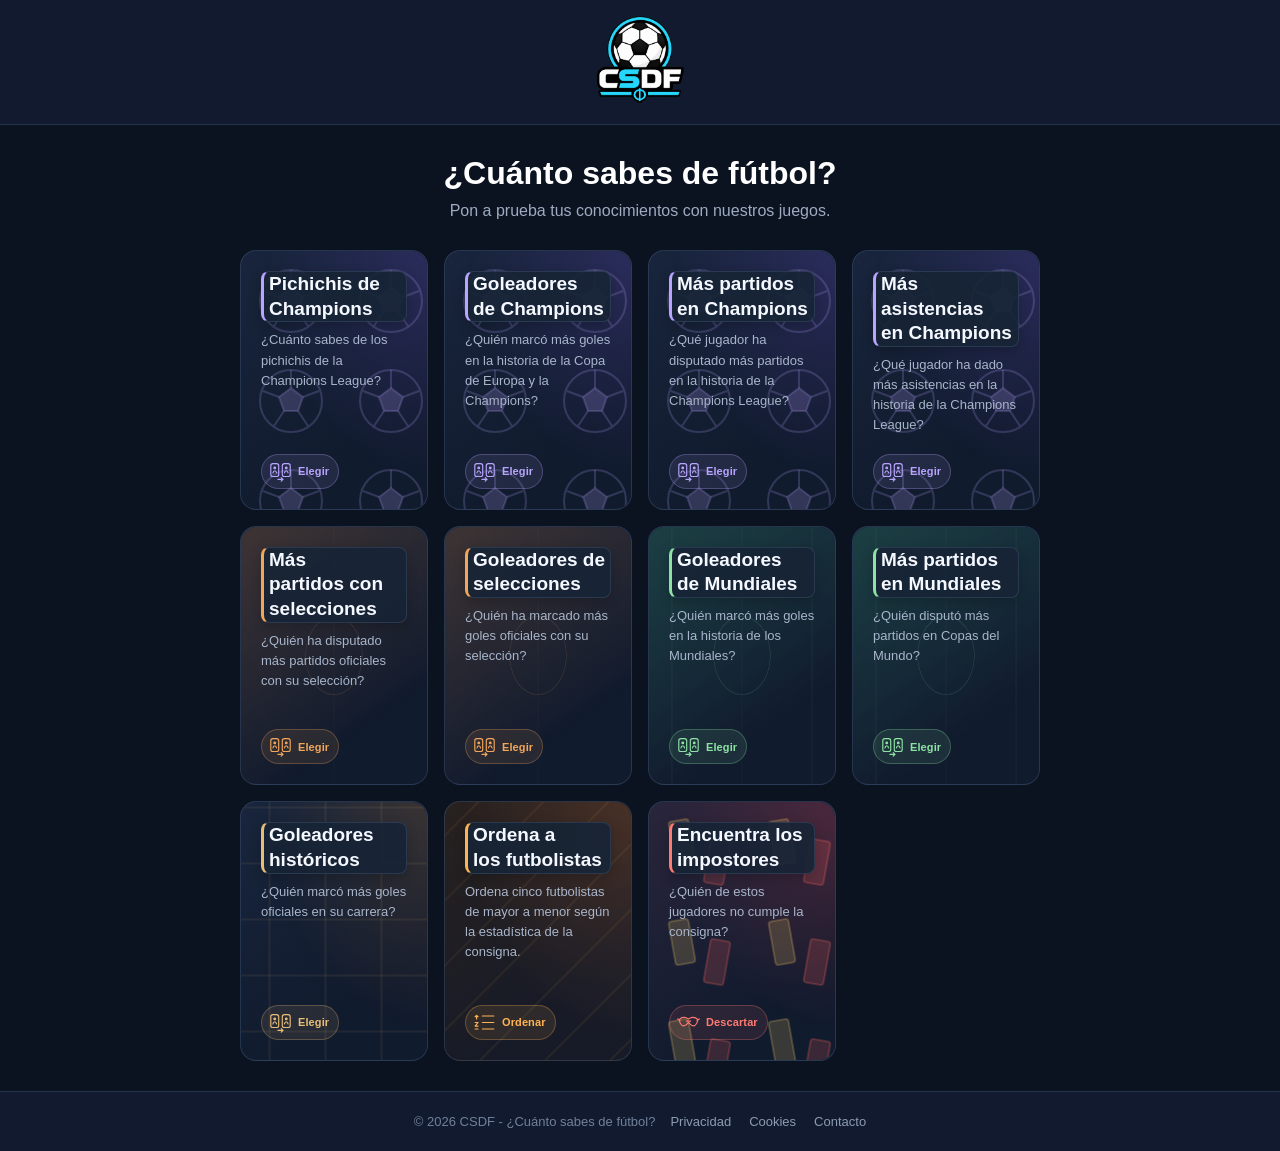
<file: index.html>
<!DOCTYPE html>
<html lang="es">
<head>
    <meta charset="UTF-8">
    <meta name="viewport" content="width=device-width, initial-scale=1.0">

    <title>CSDF | Juegos y quizzes de fútbol</title>

    <meta
        name="description"
        content="¿Cuánto sabes de fútbol? Juega gratis a quizzes de fútbol y demuestra tus conocimientos."
    >

    <meta name="robots" content="index, follow">

    <meta name="theme-color" content="#ffffff">

    <link rel="icon" type="image/png" href="/img/iconos/logo.png">
    <link rel="shortcut icon" type="image/png" href="/img/iconos/logo.png">
    <link rel="apple-touch-icon" href="/img/iconos/logo.png">

    <link rel="canonical" href="https://cuantosabesdefutbol.com/">

    <link rel="stylesheet" href="css/estilos.css">
    <link rel="stylesheet" href="css/juegos/juegosEleccion.css">
    
</head>

<body>

    <!-- CABECERA -->
    <header class="cabecera">
        <a id="logo" class="logo" href="/" aria-label="CSDF - Volver al inicio">
            <img src="/img/iconos/logo.png" alt="CSDF - ¿Cuánto sabes de fútbol?" class="logo-imagen">
        </a>
    </header>



    <!-- CONTENIDO PRINCIPAL -->
    <main class="layout">

        <!-- PUBLICIDAD IZQUIERDA -->
        <aside class="zona-publicidad publicidad-izquierda">
            <div class="publicidad-placeholder">
                
            </div>
        </aside>


        <!-- CONTENIDO CENTRAL -->
        <section id="contenido" class="contenido">

            <div class="menu-principal">
                <h1 class="titulo-principal">¿Cuánto sabes de fútbol?</h1>
                <p class="subtitulo-principal">
                    Pon a prueba tus conocimientos con nuestros juegos.
                </p>

                <nav class="lista-juegos" aria-label="Juegos de fútbol">
                    <a class="juego-opcion tema-champions" href="/juegos/quien-marco-mas-champions/">
                        <span class="juego-card-titulo">Goleadores de Champions</span>
                        <span class="juego-card-descripcion">¿Cuánto sabes de goleadores en Champions?</span>
                    </a>
                    <a class="juego-opcion tema-champions" href="/juegos/quien-marco-mas-champions-historico/">
                        <span class="juego-card-titulo">Goleadores de Champions</span>
                        <span class="juego-card-descripcion">¿Quién marcó más goles en la historia de la Copa de Europa y la Champions?</span>
                    </a>
                    <a class="juego-opcion tema-champions" href="/juegos/quien-jugo-mas-champions/">
                        <span class="juego-card-titulo">Más partidos en Champions</span>
                        <span class="juego-card-descripcion">¿Quién disputó más partidos en la historia de la Champions?</span>
                    </a>
                    <a class="juego-opcion tema-champions" href="/juegos/quien-dio-mas-asistencias-champions/">
                        <span class="juego-card-titulo">Más asistencias en Champions</span>
                        <span class="juego-card-descripcion">¿Quién dio más asistencias en la historia de la Champions?</span>
                    </a>
                    <a class="juego-opcion tema-selecciones" href="/juegos/quien-jugo-mas-selecciones/">
                        <span class="juego-card-titulo">Más partidos con selecciones</span>
                        <span class="juego-card-descripcion">¿Quién disputó más partidos oficiales con su selección?</span>
                    </a>
                    <a class="juego-opcion tema-selecciones" href="/juegos/quien-marco-mas-selecciones/">
                        <span class="juego-card-titulo">Goleadores de selecciones</span>
                        <span class="juego-card-descripcion">¿Quién marcó más goles oficiales con su selección?</span>
                    </a>
                    <a class="juego-opcion tema-mundial" href="/juegos/quien-marco-mas-mundial/">
                        <span class="juego-card-titulo">Goleadores de Mundiales</span>
                        <span class="juego-card-descripcion">¿Quién marcó más goles en la historia de los Mundiales?</span>
                    </a>
                    <a class="juego-opcion tema-historico" href="/juegos/quien-marco-mas-carrera/">
                        <span class="juego-card-titulo">Goleadores históricos</span>
                        <span class="juego-card-descripcion">¿Quién marcó más goles oficiales en su carrera?</span>
                    </a>
                    <a class="juego-opcion tema-mundial" href="/juegos/quien-jugo-mas-mundial/">
                        <span class="juego-card-titulo">Más partidos en Mundiales</span>
                        <span class="juego-card-descripcion">¿Quién disputó más partidos en Copas del Mundo?</span>
                    </a>
                    <a class="juego-opcion tema-impostores" href="/juegos/impostores-futboleros/">
                        <span class="juego-card-titulo">Impostores</span>
                        <span class="juego-card-descripcion">¿Quién de estos jugadores no cumple la consigna?</span>
                    </a>
                    <a class="juego-opcion tema-ordenar" href="/juegos/ordenar-futboleros/">
                        <span class="juego-card-titulo">Ordena a los futbolistas</span>
                        <span class="juego-card-descripcion">Ordénalos de mayor a menor según la consigna.</span>
                    </a>
                </nav>
            </div>

        </section>


        <!-- PUBLICIDAD DERECHA -->
        <aside class="zona-publicidad publicidad-derecha">
            <div class="publicidad-placeholder">
                
            </div>
        </aside>

    </main>


    <!-- PIE DE PÁGINA -->
    <footer class="footer">

        <p>
            © <span id="anio"></span> CSDF - ¿Cuánto sabes de fútbol?
        </p>

        <nav class="footer-enlaces">
            <a href="#" id="enlace-privacidad">Privacidad</a>
            <a href="#" id="enlace-cookies">Cookies</a>
            <a href="contacto.html">Contacto</a>
        </nav>

    </footer>

    <script src="js/juegos/quienMarcoMasChampions.js"></script>
    <script src="js/juegos/quienMarcoMasChampionsHistorico.js"></script>
    <script src="js/juegos/duelosEstadisticasChampions.js"></script>
    <script src="js/juegos/quienMarcoMasMundial.js"></script>
    <script src="js/juegos/quienMarcoMasCarrera.js"></script>
    <script src="js/juegos/quienJugoMasMundial.js"></script>
    <script src="js/juegos/impostoresFutboleros.js"></script>
    <script src="js/juegos/ordenarFutboleros.js"></script>

    <script src="js/app.js"></script>
    
    </body>
</html>
</file>
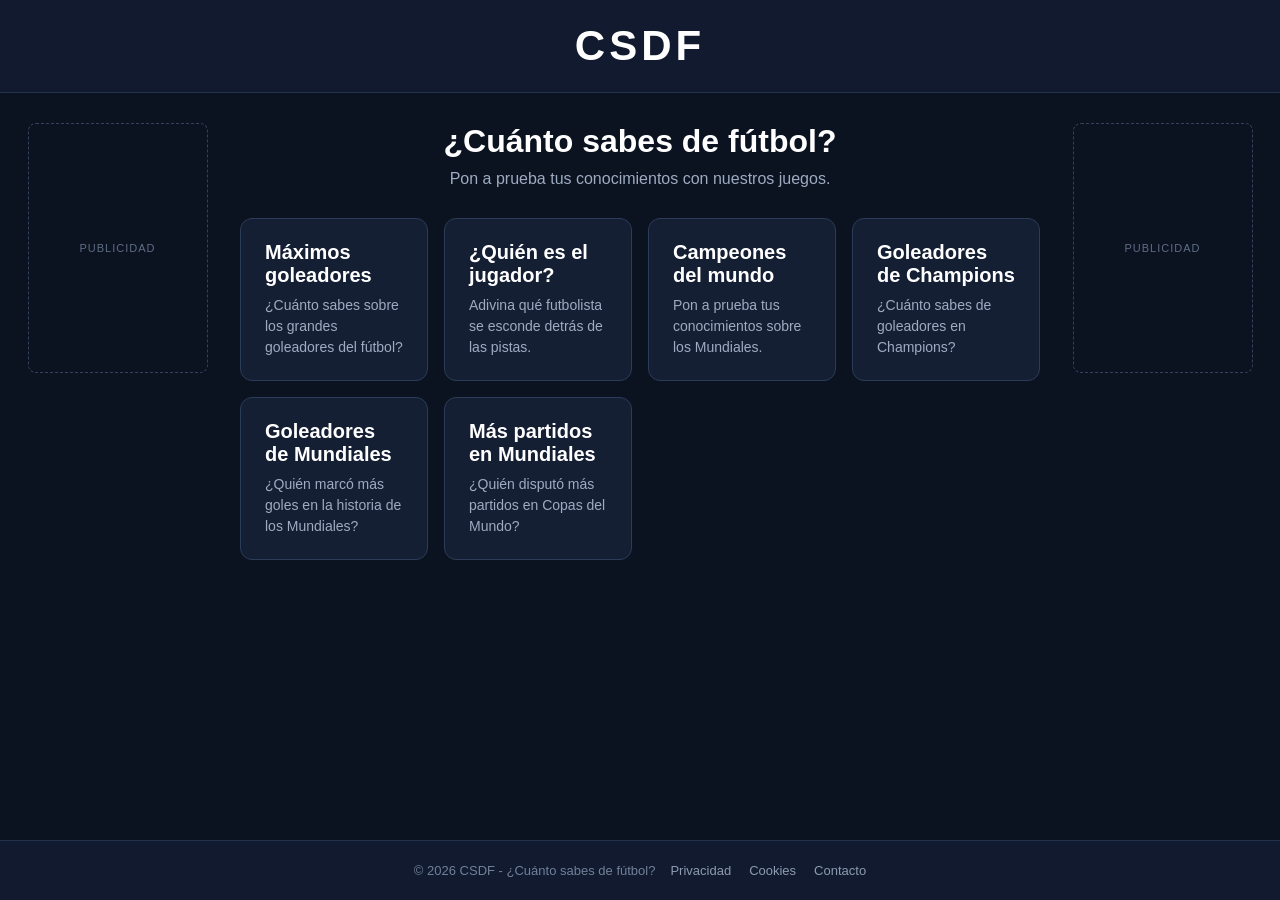
<file: CSDF/index.html>
<!DOCTYPE html>
<html lang="es">
<head>
    <meta charset="UTF-8">
    <meta name="viewport" content="width=device-width, initial-scale=1.0">

    <title>¿Cuánto sabes de fútbol?</title>
    <meta
        name="description"
        content="Pon a prueba tus conocimientos de fútbol con los juegos de CSDF."
    >

    <link rel="stylesheet" href="css/estilos.css">
<link rel="stylesheet" href="css/juegos/quienMarcoMasChampions.css">
</head>

<body>

    <!-- CABECERA -->
    <header class="cabecera">
        <button id="logo" class="logo" aria-label="Volver al inicio">
            CSDF
        </button>
    </header>


    <!-- CONTENIDO PRINCIPAL -->
    <main class="layout">

        <!-- PUBLICIDAD IZQUIERDA -->
        <aside class="zona-publicidad publicidad-izquierda">
            <div class="publicidad-placeholder">
                PUBLICIDAD
            </div>
        </aside>


        <!-- CONTENIDO CENTRAL -->
        <section id="contenido" class="contenido">

            <!-- JavaScript carga aquí el menú o el juego -->

        </section>


        <!-- PUBLICIDAD DERECHA -->
        <aside class="zona-publicidad publicidad-derecha">
            <div class="publicidad-placeholder">
                PUBLICIDAD
            </div>
        </aside>

    </main>


    <!-- PIE DE PÁGINA -->
    <footer class="footer">

        <p>
            © <span id="anio"></span> CSDF - ¿Cuánto sabes de fútbol?
        </p>

        <nav class="footer-enlaces">
            <a href="#" id="enlace-privacidad">Privacidad</a>
            <a href="#" id="enlace-cookies">Cookies</a>
            <a href="mailto:juegosjgl@gmail.com">Contacto</a>
        </nav>

    </footer>

    <script src="js/juegos/maximosGoleadores.js"></script>
    <script src="js/juegos/quienEsElJugador.js"></script>
    <script src="js/juegos/campeonesDelMundo.js"></script>
    <script src="js/juegos/quienMarcoMasChampions.js"></script>
    <script src="js/juegos/quienMarcoMasMundial.js"></script>
    <script src="js/juegos/quienJugoMasMundial.js"></script>

    <script src="js/app.js"></script>
    
    </body>
</html>
</file>
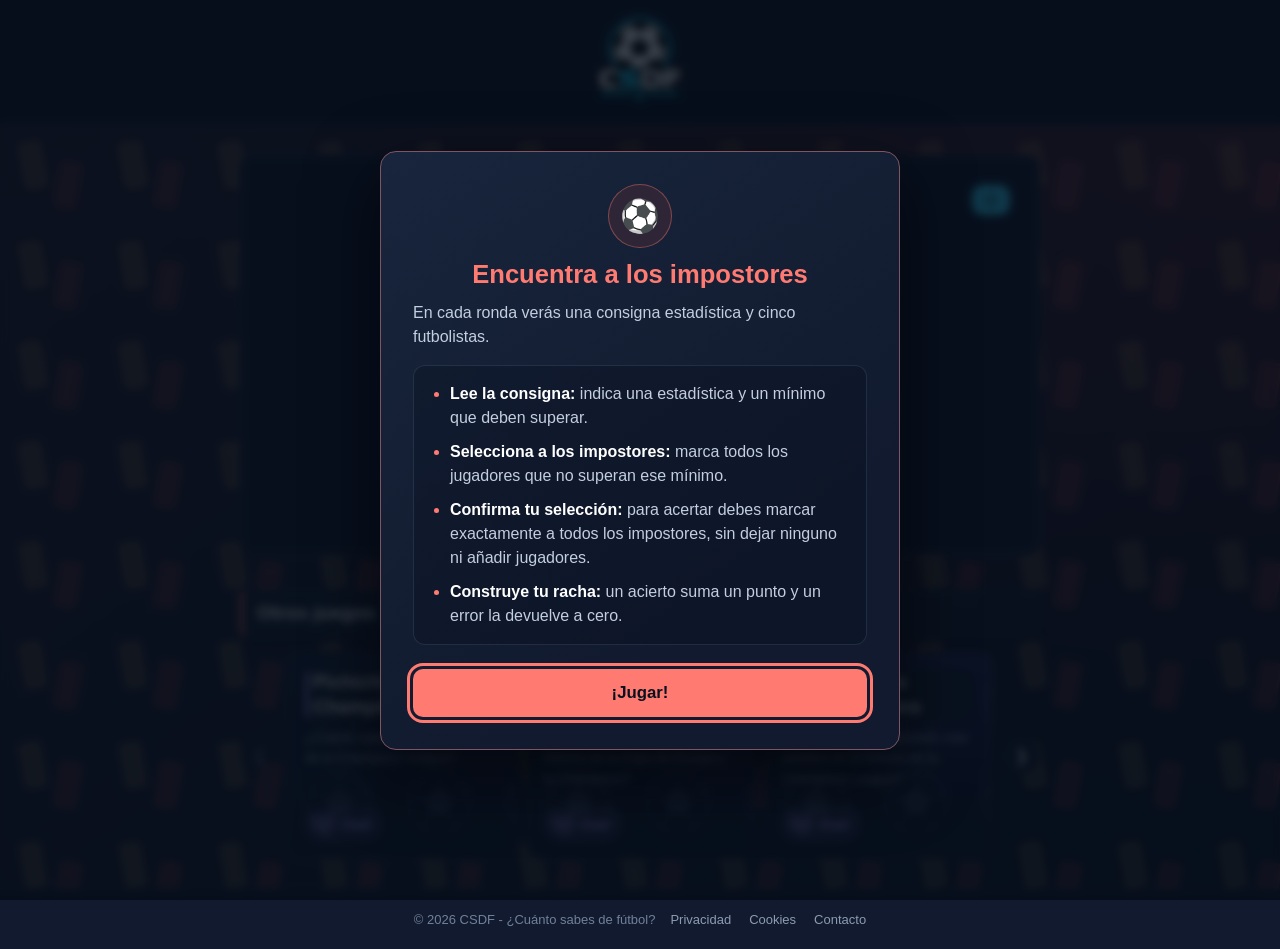
<file: juegos/impostores-futboleros/index.html>
<!DOCTYPE html>
<html lang="es">
<head>
    <meta charset="UTF-8">
    <meta name="viewport" content="width=device-width, initial-scale=1.0">
    <base href="/">
    <title>Impostores: encuentra quién no cumple la consigna | CSDF</title>
    <meta name="description" content="Lee la consigna, identifica a los futbolistas impostores entre los jugadores y confirma tu selección. ¿Cuántas rondas seguidas puedes acertar?">
    <meta name="robots" content="index, follow">
    <meta name="theme-color" content="#ffffff">
    <link rel="icon" type="image/png" href="/img/iconos/logo.png">
    <link rel="shortcut icon" type="image/png" href="/img/iconos/logo.png">
    <link rel="apple-touch-icon" href="/img/iconos/logo.png">
    <link rel="canonical" href="https://cuantosabesdefutbol.com/juegos/impostores-futboleros/">
    <meta property="og:type" content="website">
    <meta property="og:locale" content="es_ES">
    <meta property="og:site_name" content="CSDF - ¿Cuánto sabes de fútbol?">
    <meta property="og:title" content="Impostores futboleros: encuentra quién no cumple la consigna | CSDF">
    <meta property="og:description" content="Encuentra a todos los jugadores que no cumplen la consigna y trata de superar tu racha.">
    <meta property="og:url" content="https://cuantosabesdefutbol.com/juegos/impostores-futboleros/">
    <link rel="stylesheet" href="css/estilos.css">
    <link rel="stylesheet" href="css/juegos/juegosImpostores.css">
</head>
<body data-juego="impostores-futboleros">
    <header class="cabecera">
        <a id="logo" class="logo" href="/" aria-label="CSDF - Volver al inicio">
            <img src="/img/iconos/logo.png" alt="CSDF - ¿Cuánto sabes de fútbol?" class="logo-imagen">
        </a>
    </header>
    <main class="layout">
        <aside class="zona-publicidad publicidad-izquierda"><div class="publicidad-placeholder"></div></aside>
        <section id="contenido" class="contenido">
            <div id="zona-juego" class="contenedor-juego"></div>
            <div id="otros-juegos" aria-label="Otros juegos de fútbol"></div>
        </section>
        <aside class="zona-publicidad publicidad-derecha"><div class="publicidad-placeholder"></div></aside>
    </main>
    <footer class="footer">
        <p>© <span id="anio">2026</span> CSDF - ¿Cuánto sabes de fútbol?</p>
        <nav class="footer-enlaces" aria-label="Enlaces del pie de página">
            <a href="/#enlace-privacidad">Privacidad</a>
            <a href="/#enlace-cookies">Cookies</a>
            <a href="contacto.html">Contacto</a>
        </nav>
    </footer>
    <script src="js/juegos/impostoresFutboleros.js"></script>
    <script src="js/app.js"></script>
</body>
</html>
</file>
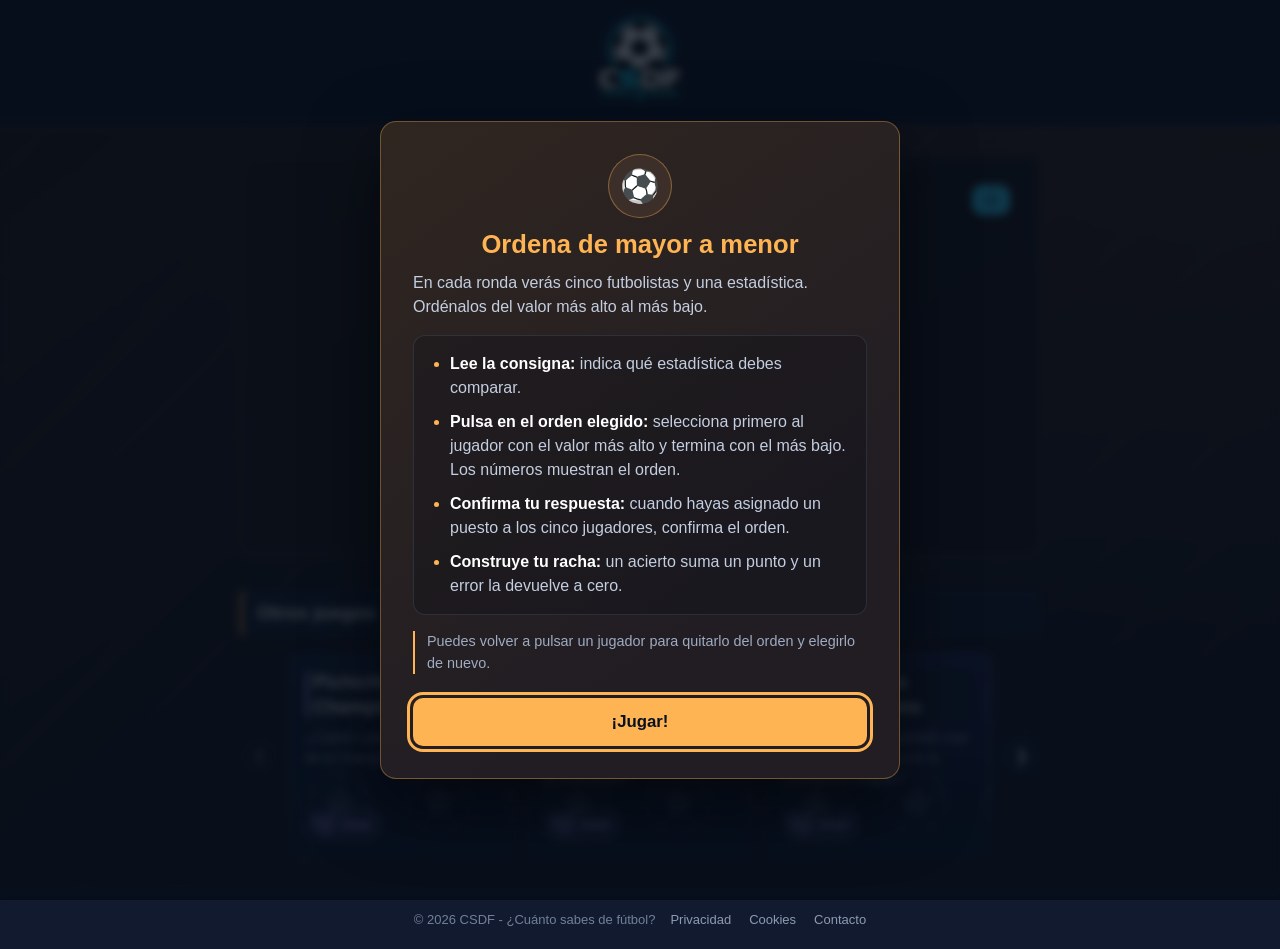
<file: juegos/ordenar-futboleros/index.html>
<!DOCTYPE html>
<html lang="es">
<head>
    <meta charset="UTF-8">
    <meta name="viewport" content="width=device-width, initial-scale=1.0">
    <base href="/">
    <title>Ordena a los futbolistas de mayor a menor | CSDF</title>
    <meta name="description" content="Ordena cinco futbolistas de mayor a menor según la estadística de cada consigna. Juega gratis y pon a prueba tus conocimientos de fútbol.">
    <meta name="robots" content="index, follow">
    <meta name="theme-color" content="#ffffff">
    <link rel="icon" type="image/png" href="/img/iconos/logo.png">
    <link rel="shortcut icon" type="image/png" href="/img/iconos/logo.png">
    <link rel="apple-touch-icon" href="/img/iconos/logo.png">
    <link rel="canonical" href="https://cuantosabesdefutbol.com/juegos/ordenar-futboleros/">
    <meta property="og:type" content="website">
    <meta property="og:locale" content="es_ES">
    <meta property="og:site_name" content="CSDF - ¿Cuánto sabes de fútbol?">
    <meta property="og:title" content="Ordena a los futbolistas | CSDF">
    <meta property="og:description" content="Ordena cinco futbolistas de mayor a menor según la estadística de cada consigna.">
    <meta property="og:url" content="https://cuantosabesdefutbol.com/juegos/ordenar-futboleros/">
    <link rel="stylesheet" href="css/estilos.css">
    <link rel="stylesheet" href="css/juegos/juegosImpostores.css">
</head>
<body data-juego="ordenar-futboleros">
    <header class="cabecera">
        <a id="logo" class="logo" href="/" aria-label="CSDF - Volver al inicio">
            <img src="/img/iconos/logo.png" alt="CSDF - ¿Cuánto sabes de fútbol?" class="logo-imagen">
        </a>
    </header>
    <main class="layout">
        <aside class="zona-publicidad publicidad-izquierda"><div class="publicidad-placeholder"></div></aside>
        <section id="contenido" class="contenido">
            <div id="zona-juego" class="contenedor-juego"></div>
            <div id="otros-juegos" aria-label="Otros juegos de fútbol"></div>
        </section>
        <aside class="zona-publicidad publicidad-derecha"><div class="publicidad-placeholder"></div></aside>
    </main>
    <footer class="footer">
        <p>© <span id="anio">2026</span> CSDF - ¿Cuánto sabes de fútbol?</p>
        <nav class="footer-enlaces" aria-label="Enlaces del pie de página">
            <a href="/#enlace-privacidad">Privacidad</a>
            <a href="/#enlace-cookies">Cookies</a>
            <a href="contacto.html">Contacto</a>
        </nav>
    </footer>
    <script src="js/juegos/ordenarFutboleros.js"></script>
    <script src="js/app.js"></script>
</body>
</html>
</file>
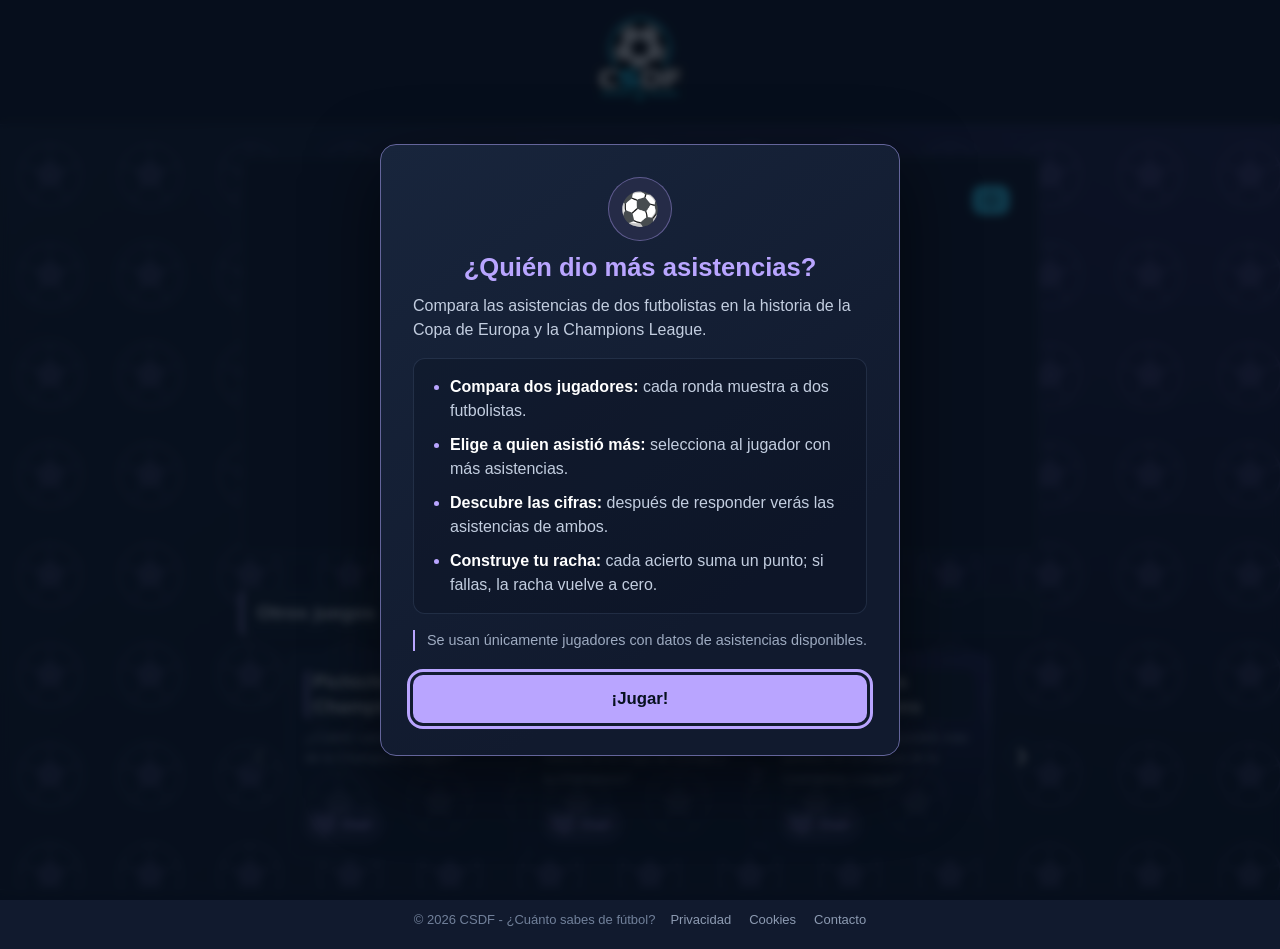
<file: juegos/quien-dio-mas-asistencias-champions/index.html>
<!DOCTYPE html>
<html lang="es">
<head>
    <meta charset="UTF-8">
    <meta name="viewport" content="width=device-width, initial-scale=1.0">
    <base href="/">
    <title>Más asistencias en Champions | CSDF</title>
    <meta name="description" content="Compara a dos futbolistas y adivina quién dio más asistencias en la historia de la Champions League. Juega gratis en CSDF.">
    <meta name="robots" content="index, follow">
    <meta name="theme-color" content="#ffffff">
    <link rel="icon" type="image/png" href="/img/iconos/logo.png">
    <link rel="shortcut icon" type="image/png" href="/img/iconos/logo.png">
    <link rel="apple-touch-icon" href="/img/iconos/logo.png">
    <link rel="canonical" href="https://cuantosabesdefutbol.com/juegos/quien-dio-mas-asistencias-champions/">
    <meta property="og:type" content="website">
    <meta property="og:locale" content="es_ES">
    <meta property="og:site_name" content="CSDF - ¿Cuánto sabes de fútbol?">
    <meta property="og:title" content="Más asistencias en Champions | CSDF">
    <meta property="og:description" content="Adivina quién ha dado más asistencias en la historia de la Copa de Europa y la Champions League.">
    <meta property="og:url" content="https://cuantosabesdefutbol.com/juegos/quien-dio-mas-asistencias-champions/">
    <link rel="stylesheet" href="css/estilos.css">
    <link rel="stylesheet" href="css/juegos/juegosEleccion.css">
</head>
<body data-juego="quien-dio-mas-asistencias-champions">
    <header class="cabecera">
        <a id="logo" class="logo" href="/" aria-label="CSDF - Volver al inicio">
            <img src="/img/iconos/logo.png" alt="CSDF - ¿Cuánto sabes de fútbol?" class="logo-imagen">
        </a>
    </header>
    <main class="layout">
        <aside class="zona-publicidad publicidad-izquierda"><div class="publicidad-placeholder"></div></aside>
        <section id="contenido" class="contenido">
            <div id="zona-juego" class="contenedor-juego"></div>
            <div id="otros-juegos" aria-label="Otros juegos de fútbol"></div>
        </section>
        <aside class="zona-publicidad publicidad-derecha"><div class="publicidad-placeholder"></div></aside>
    </main>
    <footer class="footer">
        <p>© <span id="anio">2026</span> CSDF - ¿Cuánto sabes de fútbol?</p>
        <nav class="footer-enlaces" aria-label="Enlaces del pie de página">
            <a href="/#enlace-privacidad">Privacidad</a>
            <a href="/#enlace-cookies">Cookies</a>
            <a href="contacto.html">Contacto</a>
        </nav>
    </footer>
    <script src="js/juegos/duelosEstadisticasChampions.js"></script>
    <script src="js/app.js"></script>
</body>
</html>
</file>
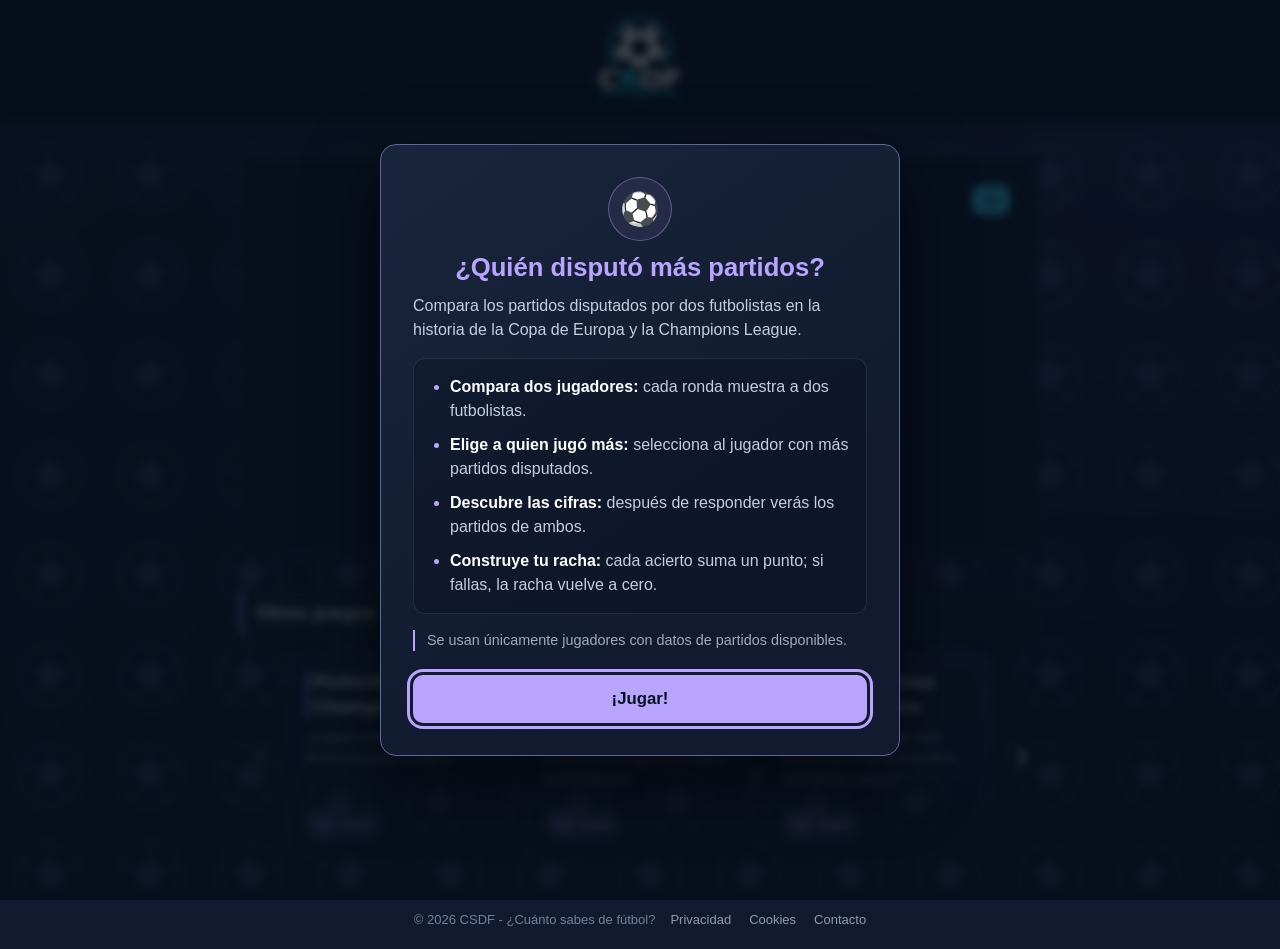
<file: juegos/quien-jugo-mas-champions/index.html>
<!DOCTYPE html>
<html lang="es">
<head>
    <meta charset="UTF-8">
    <meta name="viewport" content="width=device-width, initial-scale=1.0">
    <base href="/">
    <title>Más partidos en Champions | CSDF</title>
    <meta name="description" content="Compara a dos futbolistas y adivina quién disputó más partidos en la historia de la Champions League. Juega gratis en CSDF.">
    <meta name="robots" content="index, follow">
    <meta name="theme-color" content="#ffffff">
    <link rel="icon" type="image/png" href="/img/iconos/logo.png">
    <link rel="shortcut icon" type="image/png" href="/img/iconos/logo.png">
    <link rel="apple-touch-icon" href="/img/iconos/logo.png">
    <link rel="canonical" href="https://cuantosabesdefutbol.com/juegos/quien-jugo-mas-champions/">
    <meta property="og:type" content="website">
    <meta property="og:locale" content="es_ES">
    <meta property="og:site_name" content="CSDF - ¿Cuánto sabes de fútbol?">
    <meta property="og:title" content="Más partidos en Champions | CSDF">
    <meta property="og:description" content="Adivina quién ha disputado más partidos en la historia de la Copa de Europa y la Champions League.">
    <meta property="og:url" content="https://cuantosabesdefutbol.com/juegos/quien-jugo-mas-champions/">
    <link rel="stylesheet" href="css/estilos.css">
    <link rel="stylesheet" href="css/juegos/juegosEleccion.css">
</head>
<body data-juego="quien-jugo-mas-champions">
    <header class="cabecera">
        <a id="logo" class="logo" href="/" aria-label="CSDF - Volver al inicio">
            <img src="/img/iconos/logo.png" alt="CSDF - ¿Cuánto sabes de fútbol?" class="logo-imagen">
        </a>
    </header>
    <main class="layout">
        <aside class="zona-publicidad publicidad-izquierda"><div class="publicidad-placeholder"></div></aside>
        <section id="contenido" class="contenido">
            <div id="zona-juego" class="contenedor-juego"></div>
            <div id="otros-juegos" aria-label="Otros juegos de fútbol"></div>
        </section>
        <aside class="zona-publicidad publicidad-derecha"><div class="publicidad-placeholder"></div></aside>
    </main>
    <footer class="footer">
        <p>© <span id="anio">2026</span> CSDF - ¿Cuánto sabes de fútbol?</p>
        <nav class="footer-enlaces" aria-label="Enlaces del pie de página">
            <a href="/#enlace-privacidad">Privacidad</a>
            <a href="/#enlace-cookies">Cookies</a>
            <a href="contacto.html">Contacto</a>
        </nav>
    </footer>
    <script src="js/juegos/duelosEstadisticasChampions.js"></script>
    <script src="js/app.js"></script>
</body>
</html>
</file>
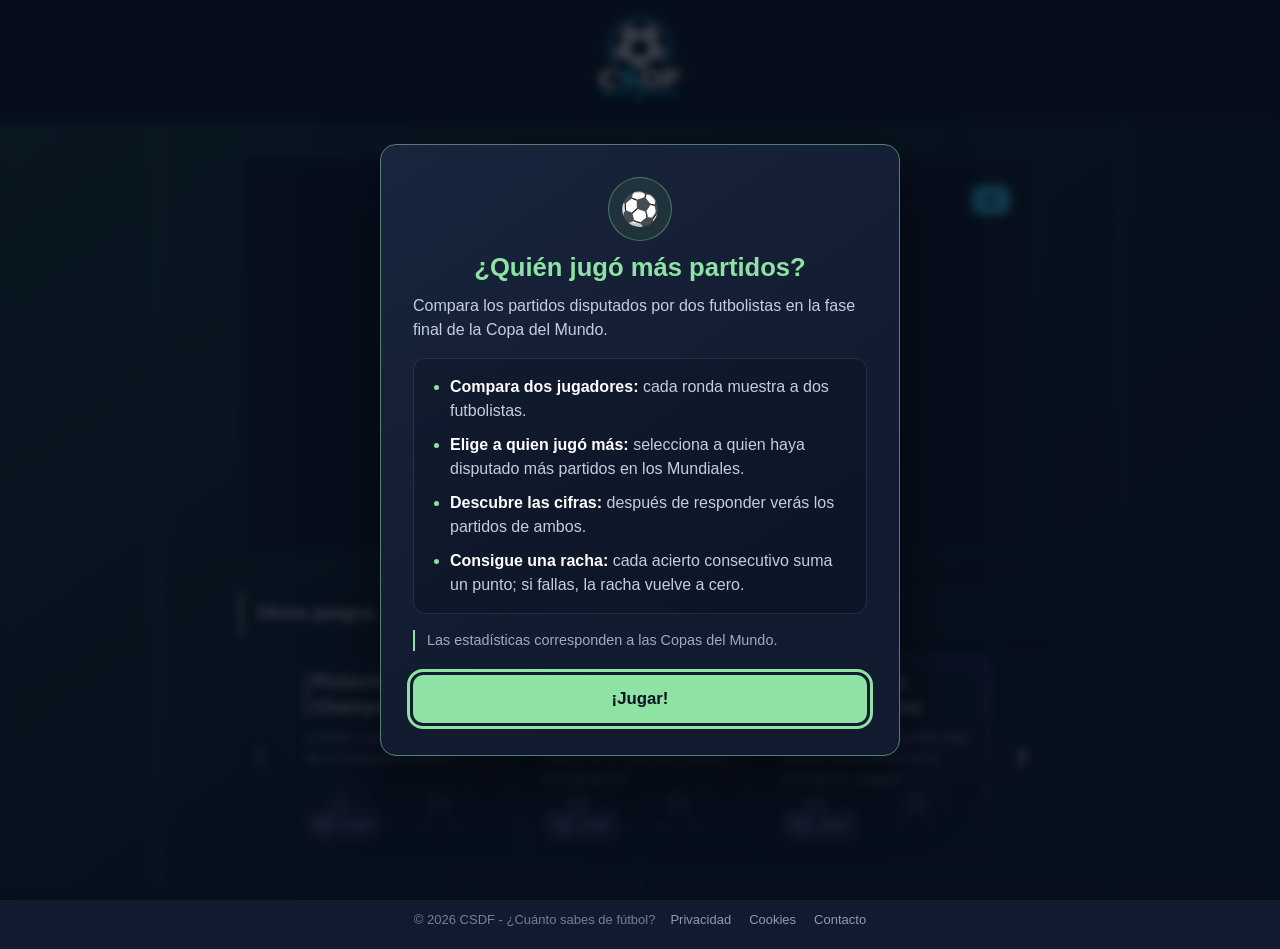
<file: juegos/quien-jugo-mas-mundial/index.html>
<!DOCTYPE html>
<html lang="es">
<head>
    <meta charset="UTF-8">
    <meta name="viewport" content="width=device-width, initial-scale=1.0">
    <base href="/">
    <title>Más partidos jugados en Mundiales: adivina quién tiene más | CSDF</title>
    <meta name="description" content="Compara dos futbolistas y adivina quién disputó más partidos en la historia de las Copas del Mundo. Pon a prueba tu memoria mundialista.">
    <meta name="robots" content="index, follow">
    <meta name="theme-color" content="#ffffff">
    <link rel="icon" type="image/png" href="/img/iconos/logo.png">
    <link rel="shortcut icon" type="image/png" href="/img/iconos/logo.png">
    <link rel="apple-touch-icon" href="/img/iconos/logo.png">
    <link rel="canonical" href="https://cuantosabesdefutbol.com/juegos/quien-jugo-mas-mundial/">
    <meta property="og:type" content="website">
    <meta property="og:locale" content="es_ES">
    <meta property="og:site_name" content="CSDF - ¿Cuánto sabes de fútbol?">
    <meta property="og:title" content="Más partidos jugados en Mundiales: adivina quién tiene más | CSDF">
    <meta property="og:description" content="Adivina cuál de dos jugadores disputó más partidos en las Copas del Mundo.">
    <meta property="og:url" content="https://cuantosabesdefutbol.com/juegos/quien-jugo-mas-mundial/">
    <link rel="stylesheet" href="css/estilos.css">
    <link rel="stylesheet" href="css/juegos/juegosEleccion.css">
</head>
<body data-juego="quien-jugo-mas-mundial">
    <header class="cabecera">
        <a id="logo" class="logo" href="/" aria-label="CSDF - Volver al inicio">
            <img src="/img/iconos/logo.png" alt="CSDF - ¿Cuánto sabes de fútbol?" class="logo-imagen">
        </a>
    </header>
    <main class="layout">
        <aside class="zona-publicidad publicidad-izquierda"><div class="publicidad-placeholder"></div></aside>
        <section id="contenido" class="contenido">
            <div id="zona-juego" class="contenedor-juego"></div>
            <div id="otros-juegos" aria-label="Otros juegos de fútbol"></div>
        </section>
        <aside class="zona-publicidad publicidad-derecha"><div class="publicidad-placeholder"></div></aside>
    </main>
    <footer class="footer">
        <p>© <span id="anio">2026</span> CSDF - ¿Cuánto sabes de fútbol?</p>
        <nav class="footer-enlaces" aria-label="Enlaces del pie de página">
            <a href="/#enlace-privacidad">Privacidad</a>
            <a href="/#enlace-cookies">Cookies</a>
            <a href="contacto.html">Contacto</a>
        </nav>
    </footer>
    <script src="js/juegos/quienJugoMasMundial.js"></script>
    <script src="js/app.js"></script>
</body>
</html>
</file>
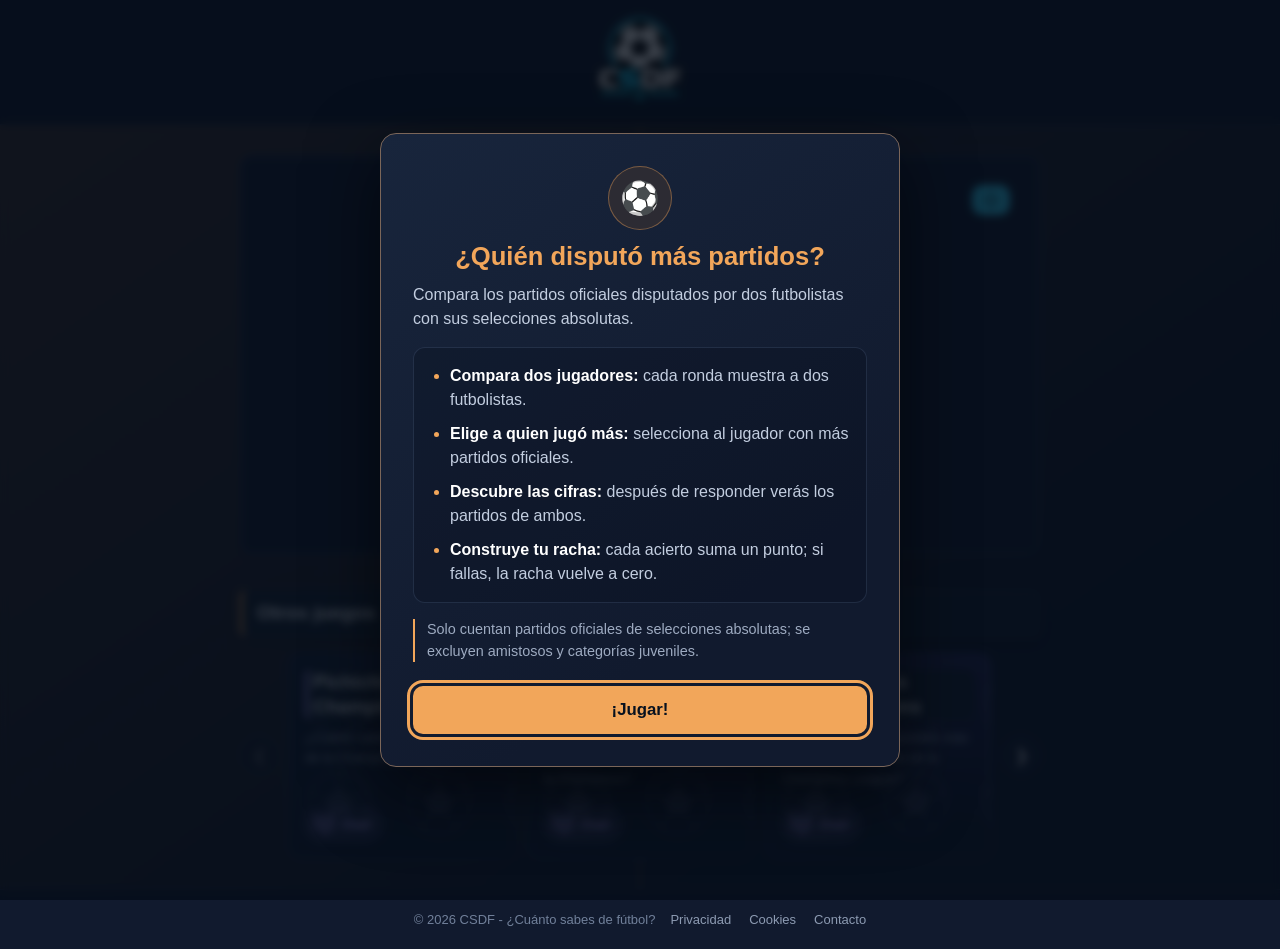
<file: juegos/quien-jugo-mas-selecciones/index.html>
<!DOCTYPE html>
<html lang="es">
<head>
    <meta charset="UTF-8">
    <meta name="viewport" content="width=device-width, initial-scale=1.0">
    <base href="/">
    <title>Más partidos con selecciones | CSDF</title>
    <meta name="description" content="Adivina quién ha disputado más partidos oficiales con su selección absoluta.">
    <meta name="robots" content="index, follow">
    <meta name="theme-color" content="#ffffff">
    <link rel="icon" type="image/png" href="/img/iconos/logo.png">
    <link rel="canonical" href="https://cuantosabesdefutbol.com/juegos/quien-jugo-mas-selecciones/">
    <link rel="stylesheet" href="css/estilos.css">
    <link rel="stylesheet" href="css/juegos/juegosEleccion.css">
</head>
<body data-juego="quien-jugo-mas-selecciones">
    <header class="cabecera">
        <a id="logo" class="logo" href="/" aria-label="CSDF - Volver al inicio">
            <img src="/img/iconos/logo.png" alt="CSDF - ¿Cuánto sabes de fútbol?" class="logo-imagen">
        </a>
    </header>
    <main class="layout">
        <aside class="zona-publicidad publicidad-izquierda"><div class="publicidad-placeholder"></div></aside>
        <section id="contenido" class="contenido">
            <div id="zona-juego" class="contenedor-juego"></div>
            <div id="otros-juegos" aria-label="Otros juegos de fútbol"></div>
        </section>
        <aside class="zona-publicidad publicidad-derecha"><div class="publicidad-placeholder"></div></aside>
    </main>
    <footer class="footer">
        <p>© <span id="anio">2026</span> CSDF - ¿Cuánto sabes de fútbol?</p>
        <nav class="footer-enlaces" aria-label="Enlaces del pie de página">
            <a href="/#enlace-privacidad">Privacidad</a>
            <a href="/#enlace-cookies">Cookies</a>
            <a href="contacto.html">Contacto</a>
        </nav>
    </footer>
    <script src="js/juegos/duelosEstadisticasChampions.js"></script>
    <script src="js/app.js"></script>
</body>
</html>
</file>
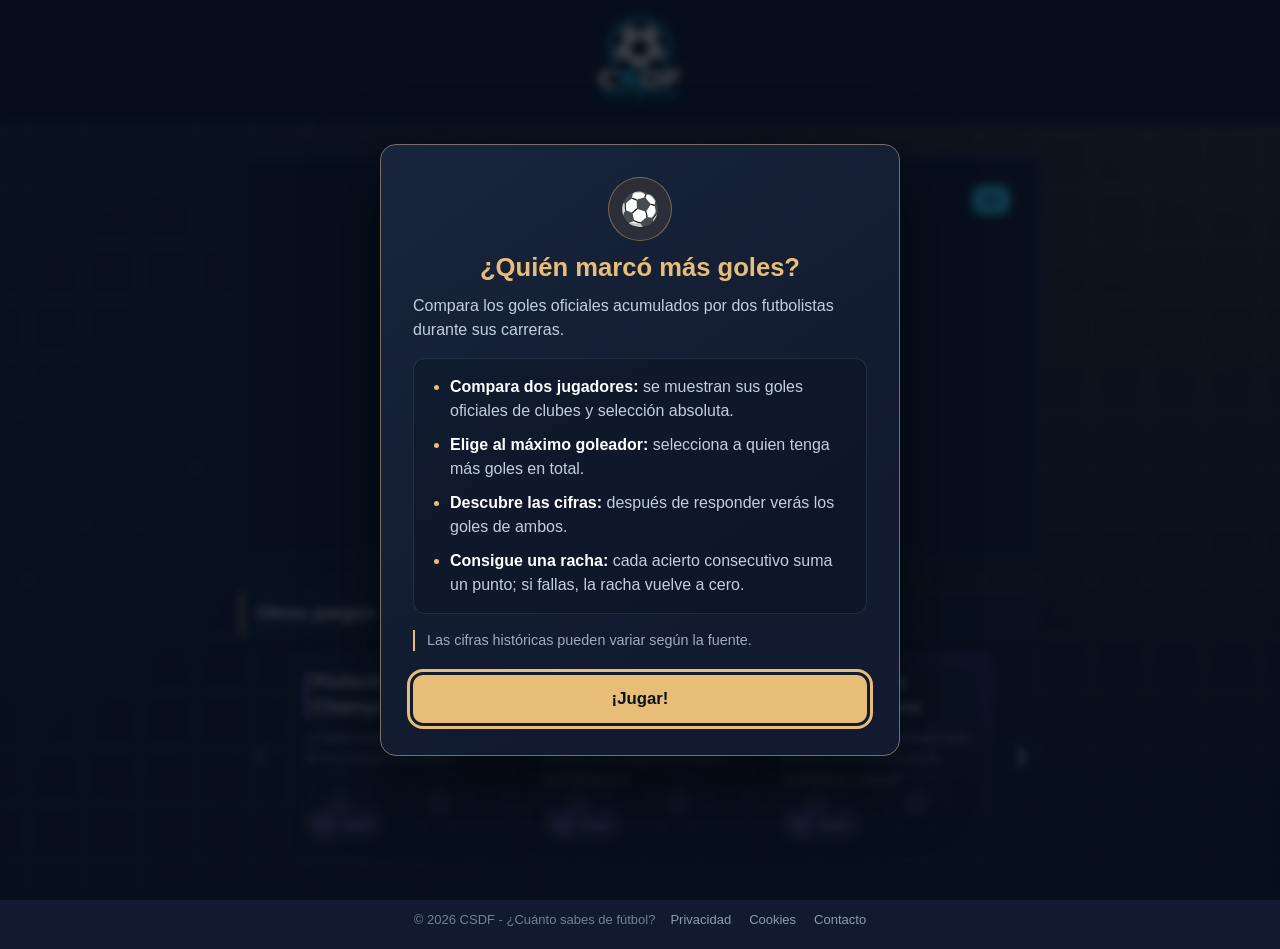
<file: juegos/quien-marco-mas-carrera/index.html>
<!DOCTYPE html>
<html lang="es">
<head>
    <meta charset="UTF-8">
    <meta name="viewport" content="width=device-width, initial-scale=1.0">
    <base href="/">
    <title>Goleadores históricos: compara goles oficiales de carrera | CSDF</title>
    <meta name="description" content="Adivina cuál de dos futbolistas marcó más goles oficiales durante su carrera entre clubes y selección absoluta. Juega gratis en CSDF.">
    <meta name="robots" content="index, follow">
    <meta name="theme-color" content="#ffffff">
    <link rel="icon" type="image/png" href="/img/iconos/logo.png">
    <link rel="shortcut icon" type="image/png" href="/img/iconos/logo.png">
    <link rel="apple-touch-icon" href="/img/iconos/logo.png">
    <link rel="canonical" href="https://cuantosabesdefutbol.com/juegos/quien-marco-mas-carrera/">
    <meta property="og:type" content="website">
    <meta property="og:locale" content="es_ES">
    <meta property="og:site_name" content="CSDF - ¿Cuánto sabes de fútbol?">
    <meta property="og:title" content="Goleadores históricos: compara goles oficiales de carrera | CSDF">
    <meta property="og:description" content="Compara los goles oficiales de dos futbolistas a lo largo de sus carreras y elige quién marcó más.">
    <meta property="og:url" content="https://cuantosabesdefutbol.com/juegos/quien-marco-mas-carrera/">
    <link rel="stylesheet" href="css/estilos.css">
    <link rel="stylesheet" href="css/juegos/juegosEleccion.css">
    
</head>
<body data-juego="quien-marco-mas-carrera">
    <header class="cabecera">
        <a id="logo" class="logo" href="/" aria-label="CSDF - Volver al inicio">
            <img src="/img/iconos/logo.png" alt="CSDF - ¿Cuánto sabes de fútbol?" class="logo-imagen">
        </a>
    </header>
    <main class="layout">
        <aside class="zona-publicidad publicidad-izquierda"><div class="publicidad-placeholder"></div></aside>
        <section id="contenido" class="contenido">
            <div id="zona-juego" class="contenedor-juego"></div>
            <div id="otros-juegos" aria-label="Otros juegos de fútbol"></div>
        </section>
        <aside class="zona-publicidad publicidad-derecha"><div class="publicidad-placeholder"></div></aside>
    </main>
    <footer class="footer">
        <p>© <span id="anio">2026</span> CSDF - ¿Cuánto sabes de fútbol?</p>
        <nav class="footer-enlaces" aria-label="Enlaces del pie de página">
            <a href="/#enlace-privacidad">Privacidad</a>
            <a href="/#enlace-cookies">Cookies</a>
            <a href="contacto.html">Contacto</a>
        </nav>
    </footer>
    <script src="js/juegos/quienMarcoMasCarrera.js"></script>
    <script src="js/app.js"></script>
</body>
</html>
</file>
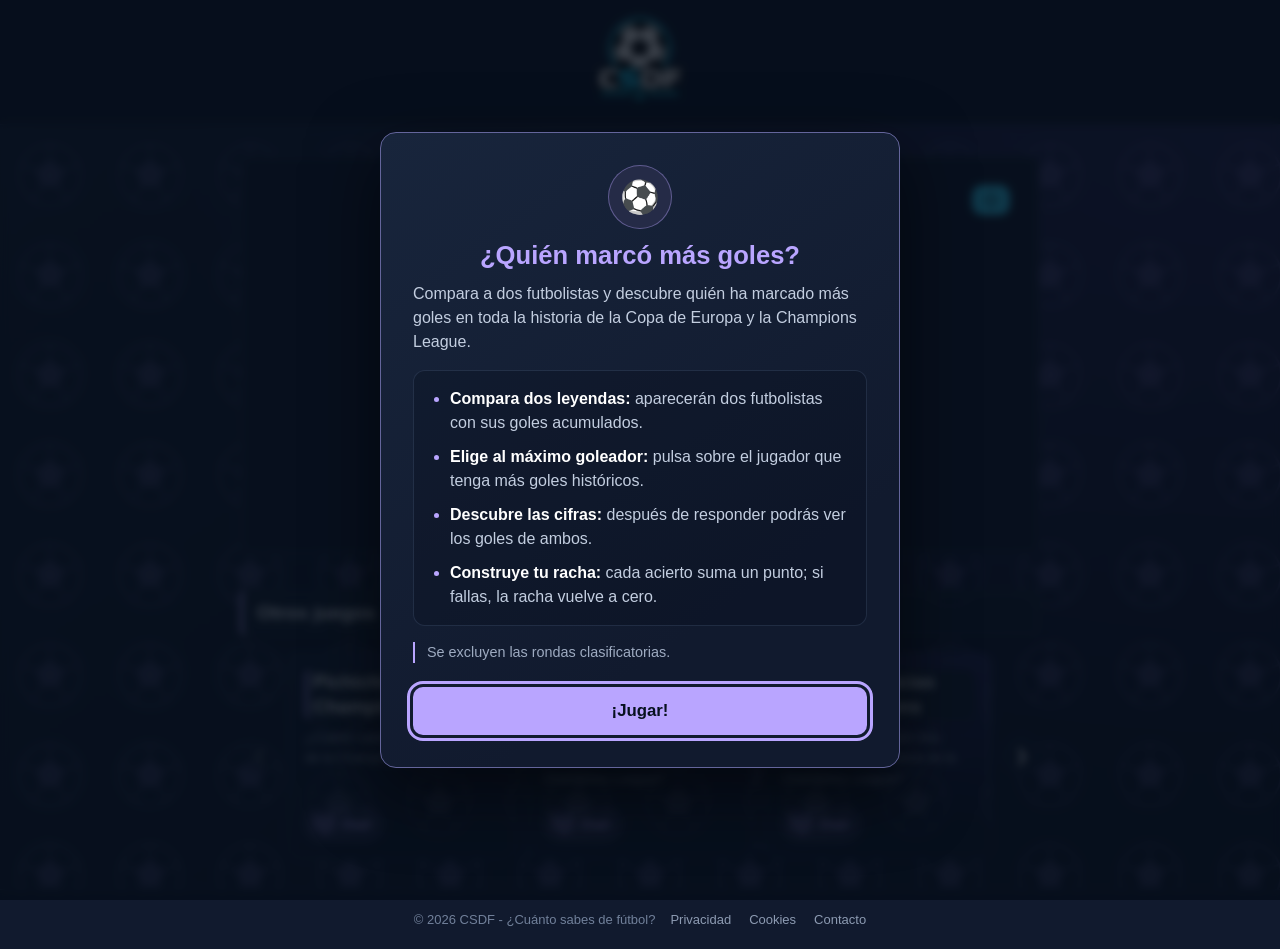
<file: juegos/quien-marco-mas-champions-historico/index.html>
<!DOCTYPE html>
<html lang="es">
<head>
    <meta charset="UTF-8">
    <meta name="viewport" content="width=device-width, initial-scale=1.0">
    <base href="/">

    <title>Goleadores de Champions: adivina quién marcó más | CSDF</title>
    <meta name="description" content="Compara a dos futbolistas y adivina quién marcó más goles en la historia de la Copa de Europa y la Champions League. Juega gratis en CSDF.">
    <meta name="robots" content="index, follow">
    <meta name="theme-color" content="#ffffff">
    <link rel="icon" type="image/png" href="/img/iconos/logo.png">
    <link rel="shortcut icon" type="image/png" href="/img/iconos/logo.png">
    <link rel="apple-touch-icon" href="/img/iconos/logo.png">

    <link rel="canonical" href="https://cuantosabesdefutbol.com/juegos/quien-marco-mas-champions-historico/">

    <meta property="og:type" content="website">
    <meta property="og:locale" content="es_ES">
    <meta property="og:site_name" content="CSDF - ¿Cuánto sabes de fútbol?">
    <meta property="og:title" content="Goleadores de Champions: adivina quién marcó más | CSDF">
    <meta property="og:description" content="Adivina quién suma más goles en la Copa de Europa y la Champions League.">
    <meta property="og:url" content="https://cuantosabesdefutbol.com/juegos/quien-marco-mas-champions-historico/">

    <link rel="stylesheet" href="css/estilos.css">
    <link rel="stylesheet" href="css/juegos/juegosEleccion.css">
    
</head>

<body data-juego="quien-marco-mas-champions-historico">

    <header class="cabecera">
        <a id="logo" class="logo" href="/" aria-label="CSDF - Volver al inicio">
            <img src="/img/iconos/logo.png" alt="CSDF - ¿Cuánto sabes de fútbol?" class="logo-imagen">
        </a>
    </header>

    <main class="layout">

        <aside class="zona-publicidad publicidad-izquierda">
            <div class="publicidad-placeholder"></div>
        </aside>

        <section id="contenido" class="contenido">

            <div id="zona-juego" class="contenedor-juego"></div>

            <div id="otros-juegos" aria-label="Otros juegos de fútbol"></div>

        </section>

        <aside class="zona-publicidad publicidad-derecha">
            <div class="publicidad-placeholder"></div>
        </aside>

    </main>

    <footer class="footer">
        <p>
            © <span id="anio">2026</span>
            CSDF - ¿Cuánto sabes de fútbol?
        </p>

        <nav class="footer-enlaces" aria-label="Enlaces del pie de página">
            <a href="/#enlace-privacidad">Privacidad</a>
            <a href="/#enlace-cookies">Cookies</a>
            <a href="contacto.html">Contacto</a>
        </nav>
    </footer>

    <script src="js/juegos/quienMarcoMasChampionsHistorico.js"></script>
    <script src="js/app.js"></script>

</body>
</html>
</file>
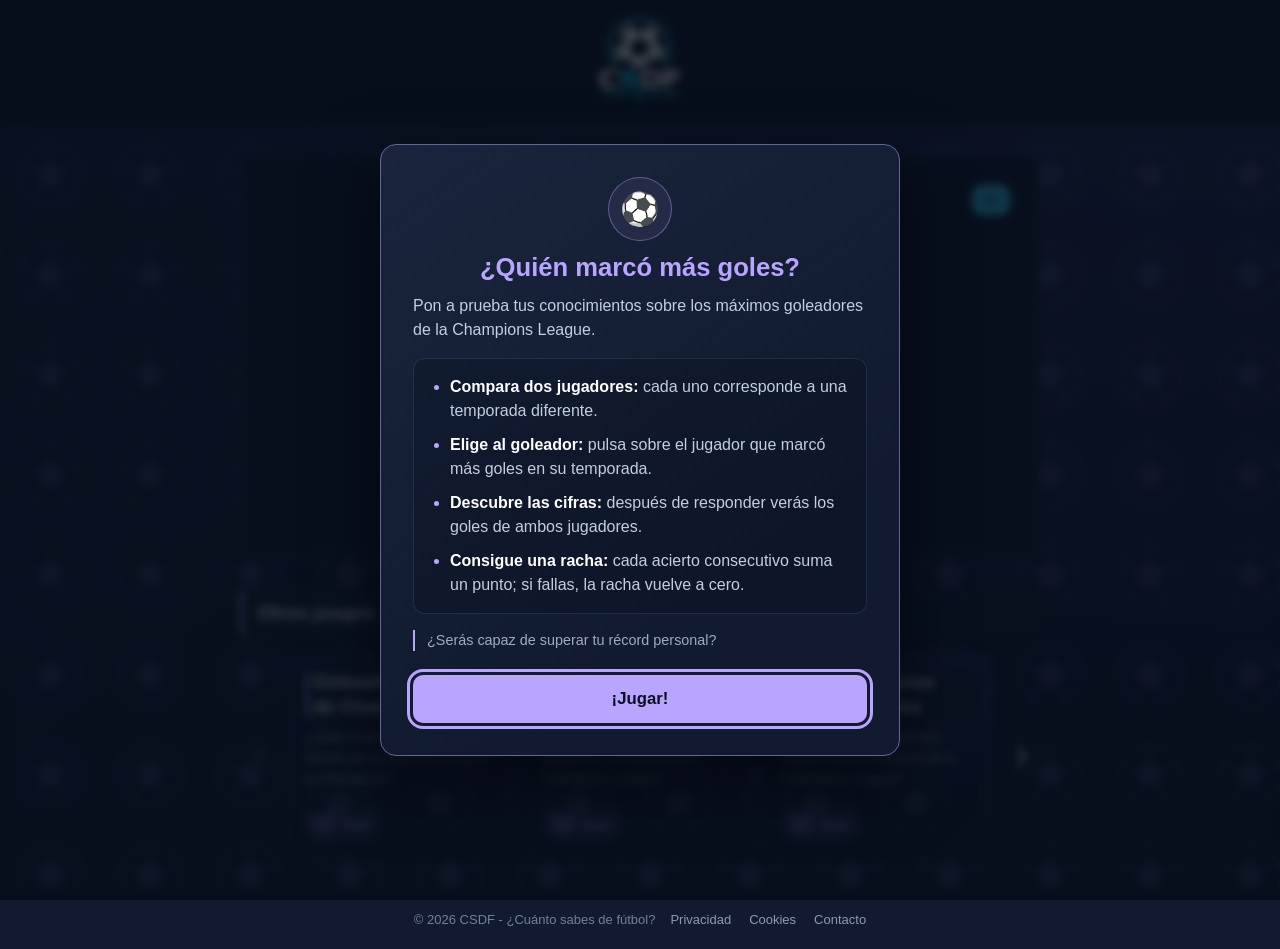
<file: juegos/quien-marco-mas-champions/index.html>
<!DOCTYPE html>
<html lang="es">
<head>
    <meta charset="UTF-8">
    <meta name="viewport" content="width=device-width, initial-scale=1.0">
    <base href="/">

    <title>Goleadores de Champions League: ¿quién marcó más? | CSDF</title>

    <meta name="description" content="Compara dos jugadores y adivina quién marcó más goles en una temporada de Champions League. Pon a prueba tus conocimientos en este juego de fútbol gratis.">

    <meta name="robots" content="index, follow">
    <meta name="theme-color" content="#ffffff">
    <link rel="icon" type="image/png" href="/img/iconos/logo.png">
    <link rel="shortcut icon" type="image/png" href="/img/iconos/logo.png">
    <link rel="apple-touch-icon" href="/img/iconos/logo.png">

    <link rel="canonical" href="https://cuantosabesdefutbol.com/juegos/quien-marco-mas-champions/">

    <meta property="og:type" content="website">
    <meta property="og:locale" content="es_ES">
    <meta property="og:site_name" content="CSDF - ¿Cuánto sabes de fútbol?">
    <meta property="og:title" content="Goleadores de Champions League: ¿quién marcó más? | CSDF">
    <meta property="og:description" content="Compara dos jugadores y adivina quién marcó más goles en una temporada de Champions League.">
    <meta property="og:url" content="https://cuantosabesdefutbol.com/juegos/quien-marco-mas-champions/">

    <link rel="stylesheet" href="css/estilos.css">
    <link rel="stylesheet" href="css/juegos/juegosEleccion.css">
    
</head>

<body data-juego="quien-marco-mas-champions">

    <header class="cabecera">
        <a
            id="logo"
            class="logo"
            href="/"
            aria-label="CSDF - Volver al inicio"
        >
            <img src="/img/iconos/logo.png" alt="CSDF - ¿Cuánto sabes de fútbol?" class="logo-imagen">
        </a>
    </header>

    <main class="layout">

        <aside class="zona-publicidad publicidad-izquierda">
            <div class="publicidad-placeholder"></div>
        </aside>

        <section id="contenido" class="contenido">

            <div id="zona-juego" class="contenedor-juego"></div>

            <div
                id="otros-juegos"
                aria-label="Otros juegos de fútbol"
            ></div>

        </section>

        <aside class="zona-publicidad publicidad-derecha">
            <div class="publicidad-placeholder"></div>
        </aside>

    </main>

    <footer class="footer">

        <p>
            © <span id="anio">2026</span>
            CSDF - ¿Cuánto sabes de fútbol?
        </p>

        <nav
            class="footer-enlaces"
            aria-label="Enlaces del pie de página"
        >
            <a href="/#enlace-privacidad">Privacidad</a>
            <a href="/#enlace-cookies">Cookies</a>
            <a href="contacto.html">Contacto</a>
        </nav>

    </footer>

    <script src="js/juegos/quienMarcoMasChampions.js"></script>
    <script src="js/app.js"></script>

</body>
</html>
</file>
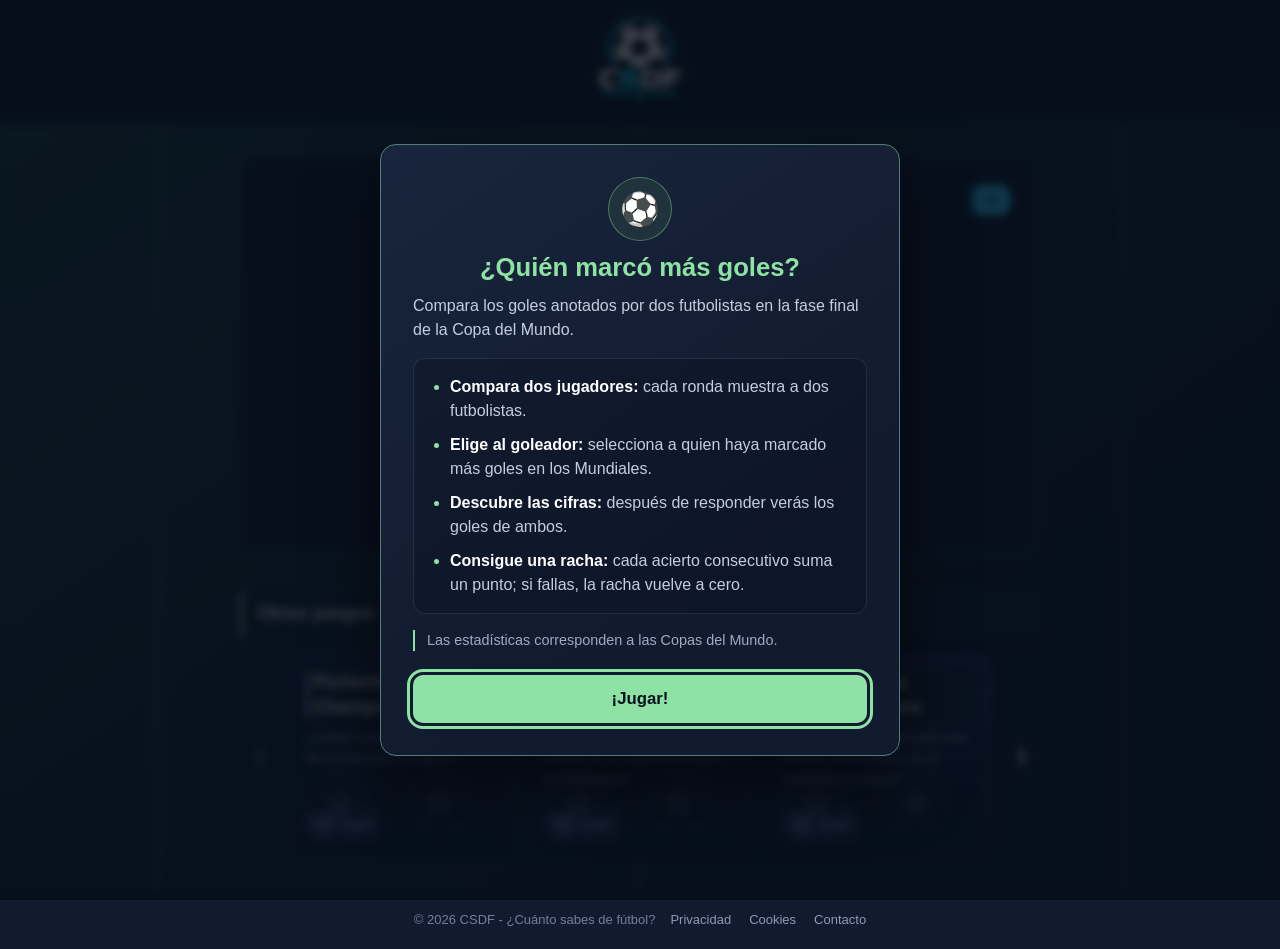
<file: juegos/quien-marco-mas-mundial/index.html>
<!DOCTYPE html>
<html lang="es">
<head>
    <meta charset="UTF-8">
    <meta name="viewport" content="width=device-width, initial-scale=1.0">
    <base href="/">
    <title>Goleadores de los Mundiales de fútbol: ¿quién marcó más? | CSDF</title>
    <meta name="description" content="Pon a prueba tus conocimientos de los Mundiales: compara dos futbolistas y adivina quién marcó más goles en Copas del Mundo.">
    <meta name="robots" content="index, follow">
    <meta name="theme-color" content="#ffffff">
    <link rel="icon" type="image/png" href="/img/iconos/logo.png">
    <link rel="shortcut icon" type="image/png" href="/img/iconos/logo.png">
    <link rel="apple-touch-icon" href="/img/iconos/logo.png">
    <link rel="canonical" href="https://cuantosabesdefutbol.com/juegos/quien-marco-mas-mundial/">
    <meta property="og:type" content="website">
    <meta property="og:locale" content="es_ES">
    <meta property="og:site_name" content="CSDF - ¿Cuánto sabes de fútbol?">
    <meta property="og:title" content="Goleadores de los Mundiales de fútbol: ¿quién marcó más? | CSDF">
    <meta property="og:description" content="Compara dos futbolistas y adivina quién marcó más goles en Copas del Mundo.">
    <meta property="og:url" content="https://cuantosabesdefutbol.com/juegos/quien-marco-mas-mundial/">
    <link rel="stylesheet" href="css/estilos.css">
    <link rel="stylesheet" href="css/juegos/juegosEleccion.css">
    
</head>
<body data-juego="quien-marco-mas-mundial">
    <header class="cabecera">
        <a id="logo" class="logo" href="/" aria-label="CSDF - Volver al inicio">
            <img src="/img/iconos/logo.png" alt="CSDF - ¿Cuánto sabes de fútbol?" class="logo-imagen">
        </a>
    </header>
    <main class="layout">
        <aside class="zona-publicidad publicidad-izquierda"><div class="publicidad-placeholder"></div></aside>
        <section id="contenido" class="contenido">
            <div id="zona-juego" class="contenedor-juego"></div>
            <div id="otros-juegos" aria-label="Otros juegos de fútbol"></div>
        </section>
        <aside class="zona-publicidad publicidad-derecha"><div class="publicidad-placeholder"></div></aside>
    </main>
    <footer class="footer">
        <p>© <span id="anio">2026</span> CSDF - ¿Cuánto sabes de fútbol?</p>
        <nav class="footer-enlaces" aria-label="Enlaces del pie de página">
            <a href="/#enlace-privacidad">Privacidad</a>
            <a href="/#enlace-cookies">Cookies</a>
            <a href="contacto.html">Contacto</a>
        </nav>
    </footer>
    <script src="js/juegos/quienMarcoMasMundial.js"></script>
    <script src="js/app.js"></script>
</body>
</html>
</file>
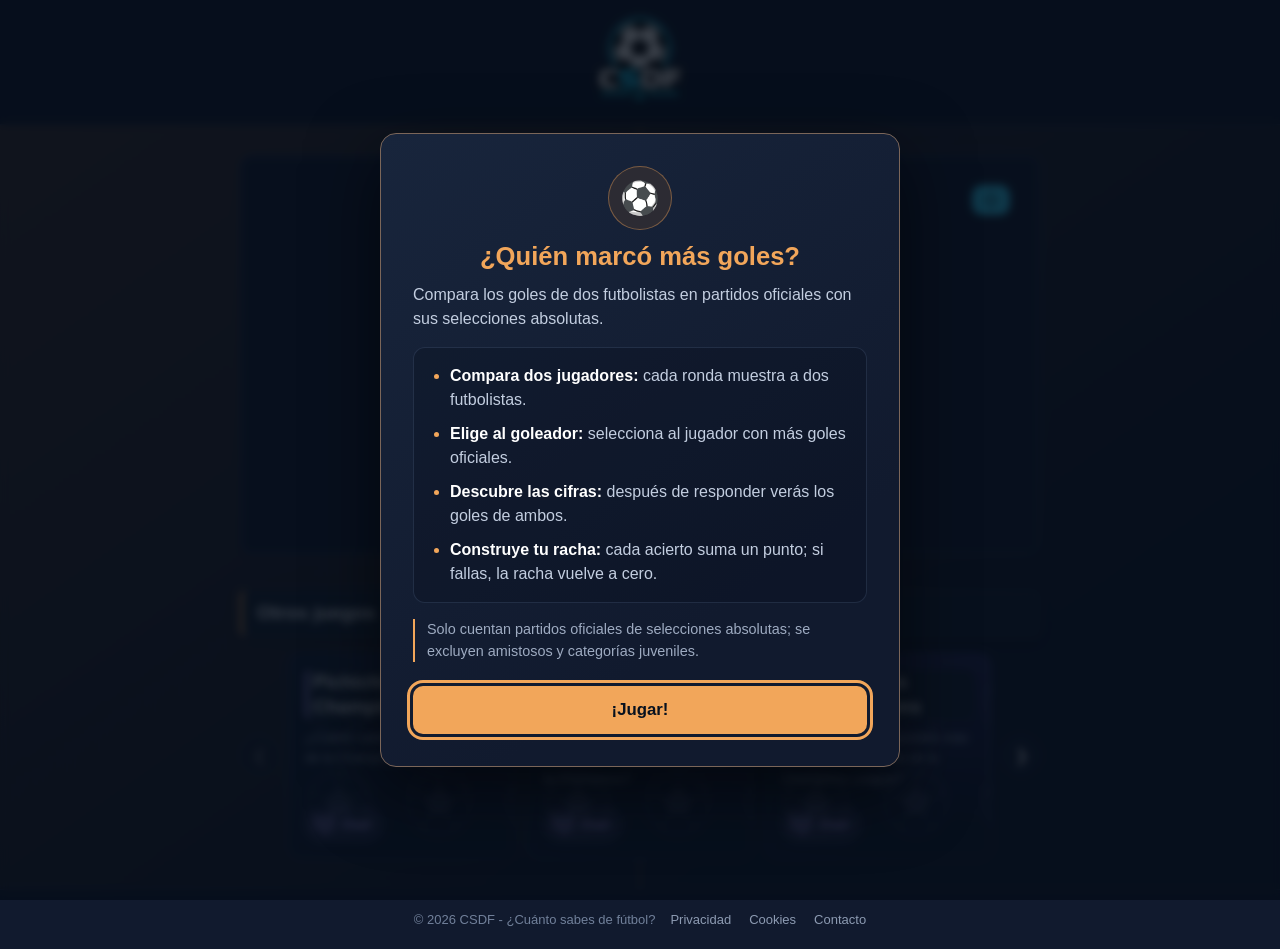
<file: juegos/quien-marco-mas-selecciones/index.html>
<!DOCTYPE html>
<html lang="es">
<head>
    <meta charset="UTF-8">
    <meta name="viewport" content="width=device-width, initial-scale=1.0">
    <base href="/">
    <title>Goleadores de selecciones | CSDF</title>
    <meta name="description" content="Adivina quién ha marcado más goles oficiales con su selección absoluta.">
    <meta name="robots" content="index, follow">
    <meta name="theme-color" content="#ffffff">
    <link rel="icon" type="image/png" href="/img/iconos/logo.png">
    <link rel="canonical" href="https://cuantosabesdefutbol.com/juegos/quien-marco-mas-selecciones/">
    <link rel="stylesheet" href="css/estilos.css">
    <link rel="stylesheet" href="css/juegos/juegosEleccion.css">
</head>
<body data-juego="quien-marco-mas-selecciones">
    <header class="cabecera">
        <a id="logo" class="logo" href="/" aria-label="CSDF - Volver al inicio">
            <img src="/img/iconos/logo.png" alt="CSDF - ¿Cuánto sabes de fútbol?" class="logo-imagen">
        </a>
    </header>
    <main class="layout">
        <aside class="zona-publicidad publicidad-izquierda"><div class="publicidad-placeholder"></div></aside>
        <section id="contenido" class="contenido">
            <div id="zona-juego" class="contenedor-juego"></div>
            <div id="otros-juegos" aria-label="Otros juegos de fútbol"></div>
        </section>
        <aside class="zona-publicidad publicidad-derecha"><div class="publicidad-placeholder"></div></aside>
    </main>
    <footer class="footer">
        <p>© <span id="anio">2026</span> CSDF - ¿Cuánto sabes de fútbol?</p>
        <nav class="footer-enlaces" aria-label="Enlaces del pie de página">
            <a href="/#enlace-privacidad">Privacidad</a>
            <a href="/#enlace-cookies">Cookies</a>
            <a href="contacto.html">Contacto</a>
        </nav>
    </footer>
    <script src="js/juegos/duelosEstadisticasChampions.js"></script>
    <script src="js/app.js"></script>
</body>
</html>
</file>
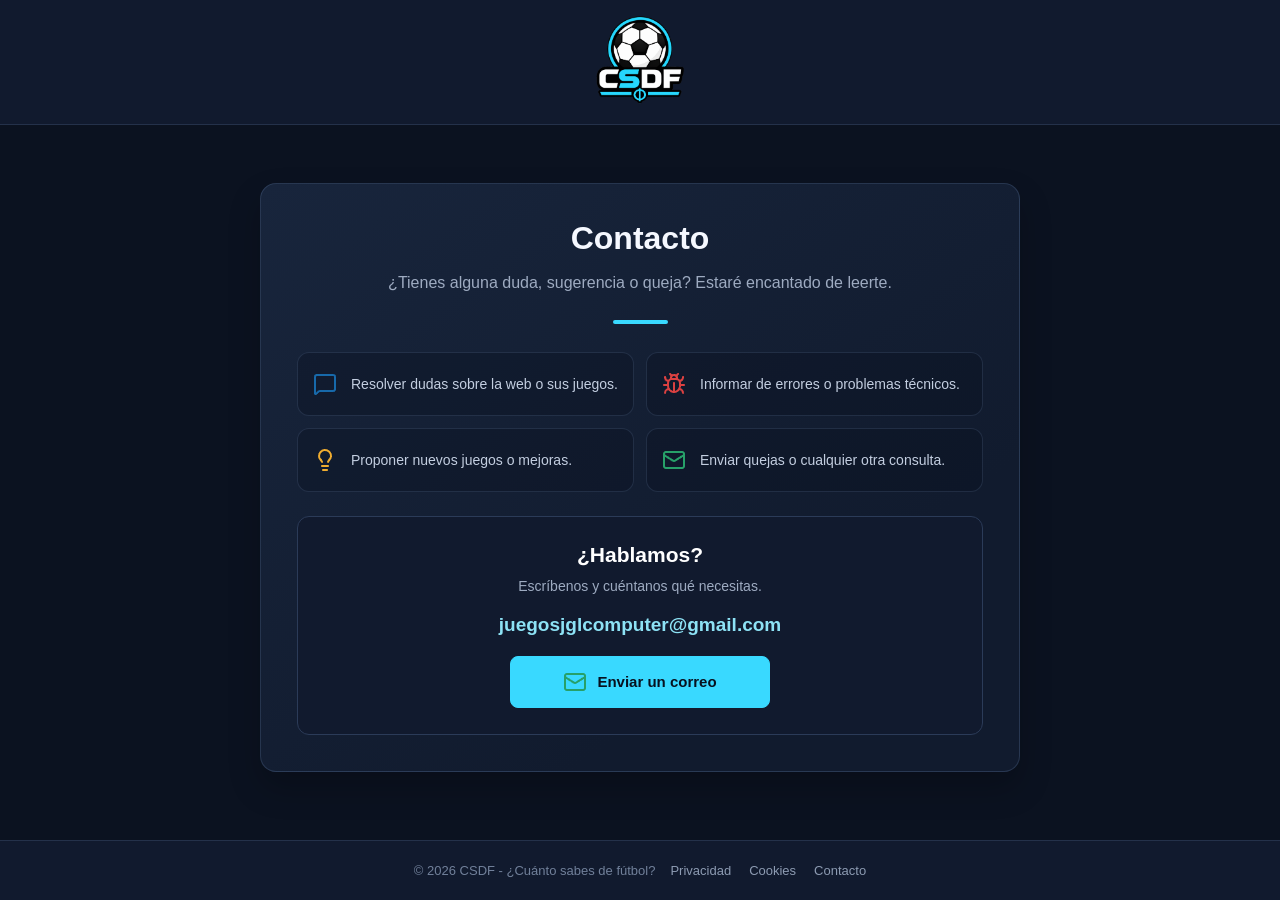
<file: contacto.html>
<!DOCTYPE html>
<html lang="es">

<head>
    <meta charset="UTF-8">
    <meta name="viewport" content="width=device-width, initial-scale=1.0">

    <title>Contacto | CSDF - ¿Cuánto sabes de fútbol?</title>

    <meta name="description"
        content="Contacta con CSDF para resolver dudas, comunicar errores, enviar quejas o compartir sugerencias sobre nuestros juegos de fútbol.">

    <meta name="theme-color" content="#1769aa">

    <link rel="canonical" href="https://cuantosabesdefutbol.com/contacto.html">

    <!-- Favicon -->
    <link rel="icon" type="image/png" href="/img/iconos/logo.png">
    <link rel="shortcut icon" href="/img/iconos/logo.png">
    <link rel="apple-touch-icon" href="/img/iconos/logo.png">

    <!-- Estilos -->
    <link rel="stylesheet" href="css/estilos.css">
    <link rel="stylesheet" href="css/contacto.css">
</head>

<body>

    <!-- CABECERA -->
    <header class="cabecera">
        <a href="index.html" class="logo" aria-label="Volver al inicio de CSDF">
            <img src="img/iconos/logo.png" alt="CSDF - ¿Cuánto sabes de fútbol?" class="logo-imagen">
        </a>
    </header>

    <!-- CONTENIDO PRINCIPAL -->
    <main class="contacto-contenedor">

        <section class="contacto-panel" aria-labelledby="titulo-contacto">

            <header class="contacto-cabecera">
                <h1 id="titulo-contacto">Contacto</h1>
                <p class="contacto-introduccion">
                    ¿Tienes alguna duda, sugerencia o queja? Estaré encantado de leerte.
                </p>
            </header>

            <div class="contacto-separador" aria-hidden="true"></div>

            <section class="contacto-seccion contacto-motivos" aria-label="Motivos de contacto">
                <ul>
                    <li>
                        <img src="img/iconos/mensaje.png" alt="" aria-hidden="true">
                        <span>Resolver dudas sobre la web o sus juegos.</span>
                    </li>
                    <li>
                        <img src="img/iconos/error.png" alt="" aria-hidden="true">
                        <span>Informar de errores o problemas técnicos.</span>
                    </li>
                    <li>
                        <img src="img/iconos/ideas.png" alt="" aria-hidden="true">
                        <span>Proponer nuevos juegos o mejoras.</span>
                    </li>
                    <li>
                        <img src="img/iconos/correo.png" alt="" aria-hidden="true">
                        <span>Enviar quejas o cualquier otra consulta.</span>
                    </li>
                </ul>
            </section>

            <section class="contacto-correo" aria-labelledby="titulo-correo">
                <h2 id="titulo-correo">¿Hablamos?</h2>

                <p class="contacto-correo-descripcion">
                    Escríbenos y cuéntanos qué necesitas.
                </p>

                <a class="contacto-email" href="mailto:juegosjglcomputer@gmail.com?subject=Contacto%20-%20CSDF">
                    juegosjglcomputer@gmail.com
                </a>


                <a class="contacto-boton"
                    href="https://mail.google.com/mail/?view=cm&fs=1&to=juegosjglcomputer@gmail.com&su=Contacto%20-%20CSDF"
                    target="_blank" rel="noopener noreferrer">
                    <img src="img/iconos/correo.png" alt="" aria-hidden="true">
                    Enviar un correo
                </a>

            </section>

        </section>

    </main>

    <!-- PIE DE PÁGINA -->
    <footer class="footer">
        <p>
            © <span id="anio">2026</span> CSDF - ¿Cuánto sabes de fútbol?
        </p>

        <nav class="footer-enlaces" aria-label="Enlaces del pie de página">
            <a href="index.html#enlace-privacidad">Privacidad</a>
            <a href="index.html#enlace-cookies">Cookies</a>
            <a href="contacto.html" aria-current="page">Contacto</a>
        </nav>
    </footer>

</body>

</html>
</file>
<file: css/estilos.css>
/* =========================================================
   RESET
========================================================= */

* {
    box-sizing: border-box;
    margin: 0;
    padding: 0;
}

html {
    min-height: 100%;
}

body {
    min-height: 100vh;

    display: flex;
    flex-direction: column;

    font-family: Arial, Helvetica, sans-serif;

    background: #0b1220;
    color: #ffffff;
}


/* =========================================================
   CABECERA
========================================================= */

.cabecera {
    width: 100%;

    display: flex;
    justify-content: center;
    align-items: center;

    padding: 10px 0px;

    background: #111a2e;

    border-bottom: 1px solid #24314a;
}

/* Logo CSDF: sin subrayado */
.cabecera .logo,
.cabecera .logo:hover,
.cabecera .logo:focus,
.cabecera .logo:active {
    text-decoration: none;
}

.logo {
    cursor: pointer;
    transition:
        transform 0.2s ease,
        color 0.2s ease;
}

.logo:hover {
    color: #39d9ff;
    transform: scale(1.04);
}

.cabecera .logo img {
    height: 100px;
}


/* =========================================================
   LAYOUT PRINCIPAL
========================================================= */

.layout {
    width: 100%;
    max-width: 1500px;

    flex: 1;

    margin: 0 auto;

    display: grid;

    grid-template-columns:
        minmax(140px, 1fr) minmax(320px, 800px) minmax(140px, 1fr);

    gap: 25px;

    padding: 30px 20px;
}

body[data-juego] .layout {
    position: relative;
    isolation: isolate;
    background: linear-gradient(145deg, #18253c, #111b2e 72%);
}

body[data-juego] .layout::before {
    position: absolute;
    z-index: -1;
    inset: 0;
    content: "";
    pointer-events: none;
}


/* =========================================================
   CONTENIDO CENTRAL
========================================================= */

.contenido {
    width: 100%;
}


/* =========================================================
   MENU PRINCIPAL
========================================================= */

.menu-principal {
    width: 100%;
}

.titulo-principal {
    margin-bottom: 10px;

    text-align: center;

    font-size: 32px;
    font-weight: 800;
}

.subtitulo-principal {
    margin-bottom: 30px;

    text-align: center;

    color: #9eabc1;

    font-size: 16px;
}


.lista-juegos {
    display: grid;
    grid-template-columns: repeat(2, 1fr);
    grid-auto-rows: 1fr;
    align-items: stretch;
    gap: 16px;
}

/* Pantallas medianas */
@media (min-width: 900px) {
    .lista-juegos {
        grid-template-columns: repeat(3, 1fr);
    }
}

/* Pantallas grandes */
@media (min-width: 1200px) {
    .lista-juegos {
        grid-template-columns: repeat(4, 1fr);
    }
}


/* =========================================================
   TARJETAS DE JUEGO
========================================================= */

.juego-opcion {
    --card-accent: #39d9ff;

    width: 100%;
    height: 100%;
    box-sizing: border-box;

    min-height: 220px;
    padding: 20px;

    position: relative;
    isolation: isolate;
    overflow: hidden;

    display: flex;
    flex-direction: column;
    align-items: stretch;

    text-align: left;
    text-decoration: none;

    border: 1px solid rgba(115, 146, 190, 0.22);
    border-radius: 16px;

    background: linear-gradient(145deg, #18253c, #111b2e 72%);

    color: #ffffff;

    cursor: pointer;

    transition:
        transform 0.22s ease,
        border-color 0.22s ease,
        box-shadow 0.22s ease,
        background-color 0.22s ease;
}

.juego-opcion::before,
.carrusel-item::before {
    position: absolute;
    z-index: -1;
    inset: 0;

    border-radius: inherit;

    content: "";
    pointer-events: none;
}

.juego-opcion.tema-champions,
.carrusel-item.tema-champions {
    --card-accent: #b9a5ff;
}

.juego-opcion.tema-champions::before,
.carrusel-item.tema-champions::before,
body[data-juego="quien-marco-mas-champions"] .layout::before,
body[data-juego="quien-marco-mas-champions-historico"] .layout::before,
body[data-juego="quien-jugo-mas-champions"] .layout::before,
body[data-juego="quien-dio-mas-asistencias-champions"] .layout::before {
    background-image:
        url("data:image/svg+xml,%3Csvg xmlns='http://www.w3.org/2000/svg' viewBox='0 0 100 100'%3E%3Ccircle cx='50' cy='50' r='31' fill='none' stroke='%23b9a5ff' stroke-opacity='.2' stroke-width='2'/%3E%3Cpath d='m50 37 12 9-5 14H43l-5-14z' fill='%23b9a5ff' fill-opacity='.2' stroke='%23b9a5ff' stroke-opacity='.2' stroke-width='2'/%3E%3Cpath d='m50 37 0-18m12 27 16-6M57 60l10 15M43 60 33 75M38 46l-16-6' fill='none' stroke='%23b9a5ff' stroke-opacity='.2' stroke-width='2'/%3E%3C/svg%3E"),
        radial-gradient(ellipse at 100% 0, rgba(101, 76, 190, 0.28), transparent 62%);
    background-repeat: repeat, no-repeat;
    background-size: 100px 100px, auto;
}

.juego-opcion.tema-selecciones,
.carrusel-item.tema-selecciones {
    --card-accent: #f2a65a;
}

.juego-opcion.tema-selecciones::before,
.carrusel-item.tema-selecciones::before,
body[data-juego="quien-jugo-mas-selecciones"] .layout::before,
body[data-juego="quien-marco-mas-selecciones"] .layout::before {
    background:
        linear-gradient(90deg, transparent 49.7%, rgba(242, 166, 90, 0.1) 49.9% 50.1%, transparent 50.3%),
        radial-gradient(ellipse at 50% 50%, transparent 0 21%, rgba(242, 166, 90, 0.1) 21.3% 21.7%, transparent 22%),
        linear-gradient(145deg, rgba(143, 83, 35, 0.32), transparent 75%);
}

.carrusel-item.tema-champions::before {
    background-image:
        url("data:image/svg+xml,%3Csvg xmlns='http://www.w3.org/2000/svg' viewBox='0 0 100 100'%3E%3Ccircle cx='50' cy='50' r='31' fill='none' stroke='%23e4dcff' stroke-opacity='.12' stroke-width='2'/%3E%3Cpath d='m50 37 12 9-5 14H43l-5-14z' fill='%23e4dcff' fill-opacity='.12' stroke='%23e4dcff' stroke-opacity='.12' stroke-width='2'/%3E%3Cpath d='m50 37 0-18m12 27 16-6M57 60l10 15M43 60 33 75M38 46l-16-6' fill='none' stroke='%23e4dcff' stroke-opacity='.12' stroke-width='2'/%3E%3C/svg%3E"),
        radial-gradient(ellipse at 100% 0, rgba(101, 76, 190, 0.28), transparent 62%);
}

.juego-opcion.tema-mundial,
.carrusel-item.tema-mundial {
    --card-accent: #8de2a4;
}

.juego-opcion.tema-mundial::before,
.carrusel-item.tema-mundial::before,
body[data-juego="quien-marco-mas-mundial"] .layout::before,
body[data-juego="quien-jugo-mas-mundial"] .layout::before {
    background:
        linear-gradient(90deg, transparent 49.7%, rgba(141, 226, 164, 0.1) 49.9% 50.1%, transparent 50.3%),
        radial-gradient(ellipse at 50% 50%, transparent 0 21%, rgba(141, 226, 164, 0.1) 21.3% 21.7%, transparent 22%),
        linear-gradient(90deg, transparent 12%, rgba(141, 226, 164, 0.08) 12.2% 12.5%, transparent 12.7% 87.3%, rgba(141, 226, 164, 0.08) 87.5% 87.8%, transparent 88%),
        linear-gradient(145deg, rgba(34, 114, 82, 0.35), transparent 75%);
}

.juego-opcion.tema-historico,
.carrusel-item.tema-historico {
    --card-accent: #e8bd78;
}

.juego-opcion.tema-historico::before,
.carrusel-item.tema-historico::before,
body[data-juego="quien-marco-mas-carrera"] .layout::before {
    background:
        repeating-linear-gradient(0deg, transparent 0 27px, rgba(232, 189, 120, 0.08) 28px 29px, transparent 30px 56px),
        repeating-linear-gradient(90deg, transparent 0 27px, rgba(232, 189, 120, 0.08) 28px 29px, transparent 30px 56px),
        radial-gradient(ellipse at 100% 0, rgba(170, 111, 47, 0.24), transparent 62%);
}

.juego-opcion.tema-impostores,
.carrusel-item.tema-impostores {
    --card-accent: #ff7b72;
}

.juego-opcion.tema-ordenar,
.carrusel-item.tema-ordenar {
    --card-accent: #ffb454;
    background: linear-gradient(145deg, #28211f, #171b27 72%);
}

.juego-opcion.tema-impostores::before,
.carrusel-item.tema-impostores::before,
body[data-juego="impostores-futboleros"] .layout::before {
    background-image:
        url("data:image/svg+xml,%3Csvg xmlns='http://www.w3.org/2000/svg' viewBox='0 0 100 100'%3E%3Crect x='23' y='18' width='20' height='44' rx='3' transform='rotate(-10 33 40)' fill='%23ffd166' fill-opacity='.17' stroke='%23ffd166' stroke-opacity='.2' stroke-width='2'/%3E%3Crect x='58' y='38' width='20' height='44' rx='3' transform='rotate(10 68 60)' fill='%23ff625e' fill-opacity='.18' stroke='%23ff625e' stroke-opacity='.22' stroke-width='2'/%3E%3C/svg%3E"),
        radial-gradient(ellipse at 100% 0, rgba(190, 57, 75, 0.28), transparent 62%),
        linear-gradient(145deg, rgba(107, 38, 56, 0.22), transparent 75%);
    background-repeat: repeat, no-repeat, no-repeat;
    background-size: 100px 100px, auto, auto;
}

.juego-opcion.tema-ordenar::before,
.carrusel-item.tema-ordenar::before {
    background:
        repeating-linear-gradient(135deg, transparent 0 22px, rgba(255, 180, 84, 0.07) 23px 24px, transparent 25px 46px),
        radial-gradient(ellipse at 100% 0, rgba(193, 105, 50, 0.25), transparent 65%);
}

body[data-juego="ordenar-futboleros"] .layout {
    background: linear-gradient(145deg, #28211f, #171b27 72%);
}

body[data-juego="ordenar-futboleros"] .layout::before {
    background:
        repeating-linear-gradient(135deg, transparent 0 34px, rgba(255, 180, 84, 0.035) 35px 36px, transparent 37px 70px),
        radial-gradient(ellipse at 100% 0, rgba(193, 105, 50, 0.2), transparent 62%);
}

body[data-juego="ordenar-futboleros"] .contenedor-juego {
    border-color: rgba(255, 180, 84, 0.2);
    background: linear-gradient(145deg, #28211f, #1c1a20 72%);
}

body[data-juego="ordenar-futboleros"] #zona-juego {
    justify-content: flex-start;
}

body[data-juego="ordenar-futboleros"] .boton-normas-juego {
    border-color: #39d9ff;
    background: #39d9ff;
    color: #07111f;
}

body[data-juego="ordenar-futboleros"] .boton-normas-juego:focus-visible {
    outline-color: #39d9ff;
}

.juego-opcion:hover {
    transform: translateY(-4px);
    border-color: var(--card-accent);
    box-shadow:
        0 16px 32px rgba(0, 0, 0, 0.24),
        0 0 0 1px color-mix(in srgb, var(--card-accent) 18%, transparent);
}

.juego-opcion:active {
    transform: translateY(0);
}

.juego-opcion:focus-visible,
.carrusel-item:focus-visible {
    outline: 3px solid #39d9ff;
    outline-offset: 3px;
}

.juego-card-pie {
    margin-top: auto;
    padding-top: 18px;
    display: flex;
    align-items: center;
    justify-content: space-between;
    gap: 8px;
}

.modo-juego {
    min-height: 32px;
    padding: 5px 9px 5px 7px;

    display: inline-flex;
    align-items: center;
    gap: 6px;

    border: 1px solid color-mix(in srgb, var(--card-accent) 28%, transparent);
    border-radius: 999px;
    background: color-mix(in srgb, var(--card-accent) 10%, transparent);

    color: var(--card-accent);
    font-size: 11px;
    font-weight: 700;
    letter-spacing: 0.01em;
    white-space: nowrap;
}

.modo-juego-icono {
    width: 23px;
    height: 23px;

    fill: none;
    stroke: currentColor;
    stroke-linecap: round;
    stroke-linejoin: round;
    stroke-width: 1.6;
}

.modo-juego-icono circle {
    fill: currentColor;
    stroke: none;
}

.racha-juego {
    padding: 5px 9px;

    display: inline-flex;
    align-items: center;
    gap: 5px;

    border: 1px solid rgba(57, 217, 255, 0.24);
    border-radius: 999px;
    background: rgba(57, 217, 255, 0.08);

    color: #39d9ff;
    font-size: 15px;
    font-weight: 700;
}

.racha-actual {
    display: inline-flex;
    align-items: center;
    gap: 6px;
    font-size: 20px;
    color: #39d9ff;
    font-weight: 800;
}

.racha-actual img {
    width: 22px;
    height: 22px;
}


.juego-card-titulo {
    width: 100%;
    margin: 0 0 8px;
    padding-left: 5px;

    border: 1px solid rgba(115, 146, 190, 0.2);
    border-left: 3px solid var(--card-accent);
    border-radius: 8px;
    background: rgba(23, 36, 54, 0.92);
    box-shadow: 0 4px 12px rgba(0, 0, 0, 0.2);
    color: #f5f8ff;
    font-size: 19px;
    font-weight: 750;
    line-height: 1.3;
    text-wrap: balance;
}

.juego-card-descripcion {
    display: block;
    color: #a8b5ca;
    font-size: 13px;
    line-height: 1.55;
}


/* =========================================================
   VISTA DE JUEGO
========================================================= */

.vista-juego {
    --card-accent: #39d9ff;
    width: 100%;
}

.vista-juego.tema-champions,
body[data-juego="quien-marco-mas-champions"],
body[data-juego="quien-marco-mas-champions-historico"],
body[data-juego="quien-jugo-mas-champions"],
body[data-juego="quien-dio-mas-asistencias-champions"] {
    --card-accent: #b9a5ff;
}

.vista-juego.tema-selecciones,
body[data-juego="quien-jugo-mas-selecciones"],
body[data-juego="quien-marco-mas-selecciones"] {
    --card-accent: #f2a65a;
}

.vista-juego.tema-mundial,
body[data-juego="quien-marco-mas-mundial"],
body[data-juego="quien-jugo-mas-mundial"] {
    --card-accent: #8de2a4;
}

.vista-juego.tema-historico,
body[data-juego="quien-marco-mas-carrera"] {
    --card-accent: #e8bd78;
}

.vista-juego.tema-impostores,
body[data-juego="impostores-futboleros"] {
    --card-accent: #ff7b72;
}

.vista-juego.tema-ordenar,
body[data-juego="ordenar-futboleros"] {
    --card-accent: #ffb454;
}

.cabecera-juego {
    margin-bottom: 25px;

    text-align: center;
}

.cabecera-juego h1,
.otros-juegos h2,
.pregunta h2,
.impostores-consigna h2 {
    box-sizing: border-box;
    width: 100%;
    margin: 0 0 8px;
    padding: 10px 14px;
    border: 1px solid rgba(115, 146, 190, 0.2);
    border-left: 3px solid var(--card-accent);
    border-radius: 8px;
    background: rgba(23, 36, 54, 0.92);
    box-shadow: 0 4px 12px rgba(0, 0, 0, 0.2);
    color: #f5f8ff;
    font-size: 1.2rem;
    font-weight: 750;
    line-height: 1.3;
    text-align: left;
    text-wrap: balance;
}

.cabecera-juego h1 {
    font-size: 1.5rem;
}

.cabecera-juego p {
    color: #9eabc1;
}

.juegos-relacionados {
    margin-top: 30px;
    padding: 20px;
    border: 1px solid #2b3b58;
    border-radius: 12px;
    background: #111a2e;
}

.juegos-relacionados h2 {
    margin-bottom: 12px;
    font-size: 18px;
}

.juegos-relacionados ul {
    display: flex;
    flex-wrap: wrap;
    gap: 10px 18px;
    list-style: none;
}

.juegos-relacionados a {
    color: #8de2f5;
    line-height: 1.6;
    text-decoration: none;
}

.juegos-relacionados a:hover,
.juegos-relacionados a:focus-visible {
    color: #ffffff;
    text-decoration: underline;
}


/* =========================================================
   CONTENEDOR DEL JUEGO
========================================================= */

.contenedor-juego {
    width: 100%;

    min-height: 400px;

    padding: 30px;

    display: flex;
    flex-direction: column;
    justify-content: center;
    align-items: center;

    text-align: center;

    background: #151f34;
    border: 1px solid #2b3b58;
    border-radius: 12px;
}


/* =========================================================
   BOTONES
========================================================= */

.boton {
    padding: 12px 24px;

    border: none;
    border-radius: 8px;

    background: #39d9ff;
    color: #07111f;

    font-size: 15px;
    font-weight: 700;

    cursor: pointer;

    transition:
        transform 0.2s ease,
        opacity 0.2s ease;
}

button.boton,
button.boton-siguiente,
button.boton-pasar,
button.impostores-confirmar,
button.impostores-siguiente {
    border: 1px solid #39d9ff;
    border-radius: 10px;
    background: linear-gradient(135deg, #39d9ff, #16bce8);
    color: #07111f;
    font-weight: 750;
    box-shadow: 0 5px 16px rgba(57, 217, 255, 0.18);
    transition:
        transform 0.18s ease,
        filter 0.18s ease,
        box-shadow 0.18s ease;
}

button.boton:hover:not(:disabled),
button.boton-siguiente:hover:not(:disabled),
button.boton-pasar:hover:not(:disabled),
button.impostores-confirmar:hover:not(:disabled),
button.impostores-siguiente:hover:not(:disabled) {
    transform: translateY(-1px);
    filter: brightness(1.08);
    box-shadow: 0 8px 22px rgba(57, 217, 255, 0.25);
}

button.boton:focus-visible,
button.boton-siguiente:focus-visible,
button.boton-pasar:focus-visible,
button.impostores-confirmar:focus-visible,
button.impostores-siguiente:focus-visible {
    outline: 3px solid #39d9ff;
    outline-offset: 3px;
}

button.boton:disabled,
button.boton-siguiente:disabled,
button.boton-pasar:disabled,
button.impostores-confirmar:disabled,
button.impostores-siguiente:disabled {
    opacity: 0.55;
    cursor: not-allowed;
}


/* =========================================================
   CARRUSEL DE OTROS JUEGOS
========================================================= */

.otros-juegos {
    margin-top: 35px;
}

.otros-juegos h2 {
    margin-bottom: 15px;
}

.carrusel-contenedor {
    display: flex;
    align-items: center;
    gap: 10px;
}

.carrusel-ventana {
    --elementos-visibles: 3;

    flex: 1;
    min-width: 0;
    overflow: hidden;
}

.carrusel {
    display: flex;
    width: 100%;
    gap: 12px;
    transition: transform 0.35s ease;
}

.carrusel-item {
    --card-accent: #39d9ff;

    flex: 0 0 calc((100% - (var(--elementos-visibles) - 1) * 12px) / var(--elementos-visibles));

    box-sizing: border-box;
    min-height: 190px;

    padding: 16px;

    position: relative;
    isolation: isolate;
    overflow: hidden;

    display: flex;
    flex-direction: column;
    align-items: stretch;

    text-align: left;
    text-decoration: none;

    background: linear-gradient(145deg, #18253c, #111b2e 72%);

    border: 1px solid rgba(115, 146, 190, 0.22);
    border-radius: 14px;

    color: #ffffff;

    cursor: pointer;

    transition:
        transform 0.22s ease,
        border-color 0.22s ease,
        box-shadow 0.22s ease;
}

.carrusel-control {
    flex: 0 0 38px;
    width: 38px;
    height: 38px;

    display: grid;
    place-items: center;

    background: #151f34;
    border: 1px solid #2b3b58;
    border-radius: 50%;

    color: #ffffff;
    font-size: 16px;

    cursor: pointer;
    transition:
        background 0.2s ease,
        border-color 0.2s ease,
        opacity 0.2s ease;
}

.carrusel-control:not(:disabled):hover {
    background: #1a2944;
    border-color: #39d9ff;
}

.carrusel-control:disabled {
    opacity: 0.35;
    cursor: default;
}

.carrusel-item:hover {
    transform: translateY(-3px);
    border-color: var(--card-accent);
    box-shadow: 0 12px 24px rgba(0, 0, 0, 0.2);
}

@media (max-width: 900px) {
    .carrusel-ventana {
        --elementos-visibles: 2;
    }
}

@media (max-width: 600px) {
    .carrusel-ventana {
        --elementos-visibles: 1;
    }
}


/* =========================================================
   FOOTER
========================================================= */

.footer {
    width: 100%;

    padding: 22px 20px;

    display: flex;
    justify-content: center;
    align-items: center;
    flex-wrap: wrap;

    gap: 15px;

    background: #111a2e;

    border-top: 1px solid #24314a;

    color: #71809a;

    font-size: 13px;
}

.footer-enlaces {
    display: flex;

    gap: 18px;
}

.footer a {
    color: #8d9bb2;

    text-decoration: none;

    transition: color 0.2s ease;
}

.footer a:hover {
    color: #39d9ff;
}


/* =========================================================
   RESPONSIVE - TABLET
========================================================= */

@media (max-width: 900px) {

    .layout {
        grid-template-columns: minmax(0, 1fr);
    }

    .contenido {
        max-width: 700px;
        min-width: 0;
        margin: 0 auto;
    }

}


/* =========================================================
   DIÁLOGO DE NORMAS
========================================================= */

.contenedor-juego-con-normas {
    position: relative;
    width: 100%;
}

.boton-normas-juego {
    position: absolute;
    top: 30px;
    right: 30px;
    z-index: 1;
    padding: 5px 9px;
    display: inline-flex;
    align-items: center;
    gap: 6px;
    border: 1px solid #39d9ff;
    border-radius: 10px;
    background: #39d9ff;
    color: #07111f;
    font-size: 0.9rem;
    font-weight: 700;
    cursor: pointer;
    box-shadow: 0 4px 14px rgba(0, 0, 0, 0.18);
    transition: filter 0.2s ease, transform 0.2s ease;
}

.boton-normas-juego img {
    width: 18px;
    height: 18px;
    padding: 2px;
    border-radius: 50%;
    object-fit: contain;
    filter: brightness(0);
}

.boton-normas-juego:hover {
    filter: brightness(1.08);
    transform: translateY(-1px);
}

.boton-normas-juego:focus-visible {
    outline: 3px solid #39d9ff;
    outline-offset: 3px;
}

.notificacion-resultado-juego {
    position: fixed;
    z-index: 1000;
    top: 50%;
    left: 50%;
    max-width: min(420px, calc(100vw - 32px));
    padding: 12px 20px;
    transform: translate(-50%, -50%);
    border: 1px solid rgba(57, 217, 255, 0.45);
    border-radius: 999px;
    background: rgba(17, 26, 46, 0.96);
    color: #effaff;
    box-shadow: 0 10px 32px rgba(0, 0, 0, 0.3);
    font-weight: 750;
    text-align: center;
    pointer-events: none;
    animation: notificacion-juego 2.6s ease both;
}

.notificacion-resultado-juego.es-correcta {
    border-color: rgba(57, 201, 138, 0.6);
}

.notificacion-resultado-juego.es-incorrecta {
    border-color: rgba(255, 123, 114, 0.65);
}

@keyframes notificacion-juego {
    0% {
        opacity: 0;
        translate: 0 -8px;
        scale: 0.96;
    }

    12%,
    78% {
        opacity: 1;
        translate: 0 0;
        scale: 1;
    }

    100% {
        opacity: 0;
        translate: 0 -4px;
        scale: 0.98;
    }
}

@media (prefers-reduced-motion: reduce) {
    .notificacion-resultado-juego {
        animation-duration: 0.01ms;
    }
}

@media (max-width: 600px) {
    .boton-normas-juego {
        top: 20px;
        right: 20px;
    }
}

.dialogo-normas-juego {
    --dialogo-acento: #39d9ff;

    width: min(520px, calc(100% - 32px));
    max-width: 520px;
    max-height: 85vh;
    overflow-y: auto;
    margin: auto;
    padding: 32px;
    border: 1px solid color-mix(in srgb, var(--dialogo-acento) 40%, #2b3b58);
    border-radius: 16px;
    background: linear-gradient(145deg, #18253c, #111a2e 72%);
    color: #ffffff;
    box-shadow: 0 24px 70px rgba(0, 0, 0, 0.55);
    font-family: Arial, Helvetica, sans-serif;
}

body[data-juego="quien-marco-mas-champions"] .dialogo-normas-juego,
body[data-juego="quien-marco-mas-champions-historico"] .dialogo-normas-juego,
body[data-juego="quien-jugo-mas-champions"] .dialogo-normas-juego,
body[data-juego="quien-dio-mas-asistencias-champions"] .dialogo-normas-juego {
    --dialogo-acento: #b9a5ff;
}

body[data-juego="quien-jugo-mas-selecciones"] .dialogo-normas-juego,
body[data-juego="quien-marco-mas-selecciones"] .dialogo-normas-juego {
    --dialogo-acento: #f2a65a;
}

body[data-juego="quien-marco-mas-mundial"] .dialogo-normas-juego,
body[data-juego="quien-jugo-mas-mundial"] .dialogo-normas-juego {
    --dialogo-acento: #8de2a4;
}

body[data-juego="quien-marco-mas-carrera"] .dialogo-normas-juego {
    --dialogo-acento: #e8bd78;
}

body[data-juego="impostores-futboleros"] .dialogo-normas-juego {
    --dialogo-acento: #ff7b72;
}

body[data-juego="ordenar-futboleros"] .dialogo-normas-juego {
    --dialogo-acento: #ffb454;
    border-color: rgba(255, 180, 84, 0.35);
    background: linear-gradient(145deg, #302620, #211d23 72%);
}

body[data-juego="ordenar-futboleros"] .dialogo-normas-icono {
    background: color-mix(in srgb, var(--dialogo-acento) 12%, #211d23);
}

.dialogo-normas-juego::backdrop {
    background: rgba(5, 12, 24, 0.78);
    backdrop-filter: blur(4px);
}

.dialogo-normas-icono {
    width: 64px;
    height: 64px;
    margin-bottom: 12px;
    margin-left: auto;
    margin-right: auto;
    display: grid;
    place-items: center;
    border: 1px solid color-mix(in srgb, var(--dialogo-acento) 40%, transparent);
    border-radius: 50%;
    background: color-mix(in srgb, var(--dialogo-acento) 12%, #111a2e);
    text-align: center;
    font-size: 2rem;
}

.dialogo-normas-juego h2 {
    margin-bottom: 12px;
    text-align: center;
    font-size: 1.6rem;
    color: var(--dialogo-acento);
}

.dialogo-normas-juego>p {
    margin-bottom: 16px;
    color: #c3cee0;
    line-height: 1.5;
}

.dialogo-normas-juego ul {
    margin: 0 0 16px;
    padding: 16px 16px 6px 36px;
    border: 1px solid rgba(115, 146, 190, 0.18);
    border-radius: 12px;
    background: rgba(5, 12, 24, 0.24);
}

.dialogo-normas-juego li {
    margin-bottom: 10px;
    line-height: 1.5;
    color: #c3cee0;
}

.dialogo-normas-juego li::marker {
    color: var(--dialogo-acento);
}

.dialogo-normas-juego li strong {
    color: #ffffff;
}

.dialogo-normas-juego .dialogo-normas-nota {
    padding-left: 12px;
    border-left: 2px solid var(--dialogo-acento);
    color: #9eabc1;
    font-size: 0.9rem;
}

.dialogo-normas-empezar {
    display: block;
    width: 100%;
    margin-top: 24px;
    padding: 14px 20px;
    border: none;
    border-radius: 10px;
    background: var(--dialogo-acento);
    color: #07111f;
    font-size: 1.05rem;
    font-weight: 700;
    cursor: pointer;
    transition: filter 0.2s, transform 0.2s;
}

.dialogo-normas-empezar:hover {
    filter: brightness(1.08);
    transform: translateY(-2px);
}

.dialogo-normas-empezar:focus-visible {
    outline: 3px solid var(--dialogo-acento);
    outline-offset: 3px;
}

@media (max-width: 480px) {
    .dialogo-normas-juego {
        padding: 24px 20px;
    }

    .dialogo-normas-juego h2 {
        font-size: 1.4rem;
    }
}


/* =========================================================
   RESPONSIVE - MOVIL
========================================================= */

@media (max-width: 600px) {

    .cabecera {
        padding: 16px;
    }

    .cabecera .logo img {
        height: 80px;
    }

    .layout {
        padding: 20px 14px;
    }

    .titulo-principal {
        font-size: 26px;
    }

    .subtitulo-principal {
        font-size: 14px;
    }

    .juego-opcion {
        min-height: 205px;
        padding: 15px;
    }

    .juego-card-titulo {
        font-size: 16px;
    }

    .juego-card-descripcion {
        font-size: 12px;
    }

    .modo-juego {
        gap: 4px;
        padding-right: 7px;
        font-size: 10px;
    }

    .contenedor-juego {
        min-height: 350px;
        padding: 20px;
    }

    .footer {
        flex-direction: column;

        text-align: center;
    }

}
</file>
<file: css/juegos/juegosEleccion.css>
/* ======================================================
   ¿QUIÉN MARCÓ MÁS? - CHAMPIONS
   ====================================================== */

.juego-goleadores-champions {
    width: 100%;
    max-width: 1100px;
    margin: 0 auto;
}


/* ======================================================
   CABECERA
   ====================================================== */

.cabecera-partida {
    display: flex;
    justify-content: space-between;
    align-items: center;
    gap: 20px;
}

.temporada {
    font-size: 1.2rem;
    font-weight: bold;
}

.puntuacion {
    font-weight: bold;
}


/* ======================================================
   PREGUNTA
   ====================================================== */

.pregunta {
    text-align: center;
    margin-bottom: 20px;
    margin-top: 10px;
}

.pregunta h2 {
    margin: 0;
}


/* ======================================================
   JUGADORES
   ====================================================== */

.jugadores {
    display: flex;
    align-items: center;
    justify-content: center;
    gap: 30px;
    width: 100%;
}


/* ======================================================
   TARJETA DEL JUGADOR
   ====================================================== */

.tarjeta-jugador {
    width: 300px;
    max-width: 100%;

    min-height: 380px;

    display: flex;
    flex-direction: column;
    align-items: center;
    justify-content: flex-start;

    padding: 20px;

    box-sizing: border-box;

    border: 2px solid #2b3b58;
    border-radius: 15px;

    cursor: pointer;

    transition:
        transform 0.2s ease,
        box-shadow 0.2s ease,
        border-color 0.2s ease,
        background-color 0.2s ease,
        opacity 0.2s ease;
}


@media (hover: hover) and (pointer: fine) {
    .tarjeta-jugador:hover:not(.desactivada) {
        transform: translateY(-3px);
        background-color: rgba(57, 217, 255, 0.12);
        border-color: #39d9ff;
        box-shadow: 0 0 0 2px #39d9ff;
    }
}


/* ======================================================
   IMÁGENES
   ====================================================== */

.imagen-jugador {
    display: block;

    width: 100%;
    max-width: 220px;

    height: 260px;
    max-height: 260px;

    object-fit: cover;

    border-radius: 12px;

    margin-bottom: 15px;
    margin-top: 15px;
}


/* ======================================================
   NOMBRE
   ====================================================== */

.tarjeta-jugador h3 {
    margin: 5px 0 10px;

    text-align: center;

    font-size: 1.3rem;
}


/* ======================================================
   GOLES
   ====================================================== */

.goles-jugador {
    font-size: 1.1rem;
    font-weight: bold;
}


/* ======================================================
   VS
   ====================================================== */

.vs {
    flex: 0 0 auto;

    font-size: 2rem;
    font-weight: bold;

    user-select: none;
}


/* ======================================================
   ESTADOS DE RESPUESTA
   ====================================================== */

.tarjeta-jugador.correcta {
    border-color: #2ecc71;
    box-shadow: 0 0 0 4px #2ecc71;
}

.tarjeta-jugador.incorrecta {
    border-color: #e74c3c;
    box-shadow: 0 0 0 4px #e74c3c;
    background-color: rgba(231, 76, 60, 0.16);
}

.tarjeta-jugador.empate {
    box-shadow: 0 0 0 4px #f1c40f;
}

.tarjeta-jugador.desactivada {
    cursor: default;
}

.tarjeta-jugador.desactivada:hover {
    transform: none;
}


/* ======================================================
   RESULTADO
   ====================================================== */

.resultado {
    text-align: center;
    margin-top: 30px;
}

.resultado h3 {
    margin-bottom: 10px;
}

.resultado p {
    margin-bottom: 20px;
}


/* ======================================================
   BOTONES
   ====================================================== */

button.boton-siguiente,
button.boton-pasar {
    cursor: pointer;
    padding: 10px 20px;
    font-size: 1rem;
}

.boton-pasar {
    display: block;

    margin: 30px auto 0;
}


/* ======================================================
   MÓVIL
   ====================================================== */

@media (max-width: 700px) {

    .cabecera-partida {
        flex-direction: row;
        justify-content: space-between;
        gap: 10px;
        margin-bottom: 15px;
    }

    .temporada {
        font-size: 0.95rem;
    }

    .puntuacion {
        font-size: 0.9rem;
        text-align: right;
    }

    .pregunta {
        margin-bottom: 15px;
    }

    .pregunta h2 {
        font-size: 1.15rem;
    }

    /* Mantener los dos jugadores en la misma fila */
    .jugadores {
        flex-direction: row;
        align-items: stretch;
        justify-content: center;
        gap: 8px;
        width: 100%;
    }

    /* Tarjetas más compactas */
    .tarjeta-jugador {
        flex: 1 1 0;
        width: 0;
        min-width: 0;
        min-height: auto;
        padding: 10px 6px;
        border-radius: 10px;
    }

    .tarjeta-jugador:hover {
        transform: none;
    }

    /* Reducir imágenes para que quepan ambas tarjetas */
    .imagen-jugador {
        width: 100%;
        max-width: 130px;
        height: 135px;
        max-height: 135px;
        object-fit: cover;
        border-radius: 8px;
        margin-bottom: 8px;
    }

    .tarjeta-jugador h3 {
        font-size: 0.95rem;
        line-height: 1.2;
        overflow-wrap: anywhere;
        margin: 4px 0 8px;
    }

    .goles-jugador {
        font-size: 0.9rem;
        text-align: center;
    }

    /* VS más pequeño */
    .vs {
        flex: 0 0 auto;
        align-self: center;
        font-size: 1.1rem;
    }

    .resultado {
        margin-top: 20px;
    }

    .boton-pasar {
        margin-top: 20px;
    }
}

/* Móviles estrechos */
@media (max-width: 380px) {

    .jugadores {
        gap: 5px;
    }

    .tarjeta-jugador {
        padding: 8px 4px;
    }

    .imagen-jugador {
        max-width: 105px;
        height: 110px;
        max-height: 110px;
    }

    .tarjeta-jugador h3 {
        font-size: 0.82rem;
    }

    .goles-jugador {
        font-size: 0.8rem;
    }

    .vs {
        font-size: 0.95rem;
    }
}
</file>
<file: CSDF/css/estilos.css>
/* =========================================================
   RESET
========================================================= */

* {
    box-sizing: border-box;
    margin: 0;
    padding: 0;
}

html {
    min-height: 100%;
}

body {
    min-height: 100vh;

    display: flex;
    flex-direction: column;

    font-family: Arial, Helvetica, sans-serif;

    background: #0b1220;
    color: #ffffff;
}


/* =========================================================
   CABECERA
========================================================= */

.cabecera {
    width: 100%;

    display: flex;
    justify-content: center;
    align-items: center;

    padding: 22px 20px;

    background: #111a2e;

    border-bottom: 1px solid #24314a;
}

.logo {
    border: none;
    background: transparent;

    color: #ffffff;

    font-size: 42px;
    font-weight: 900;
    letter-spacing: 4px;

    cursor: pointer;

    transition:
        transform 0.2s ease,
        color 0.2s ease;
}

.logo:hover {
    color: #39d9ff;
    transform: scale(1.04);
}


/* =========================================================
   LAYOUT PRINCIPAL
========================================================= */

.layout {
    width: 100%;
    max-width: 1500px;

    flex: 1;

    margin: 0 auto;

    display: grid;

    grid-template-columns:
        minmax(140px, 1fr)
        minmax(320px, 800px)
        minmax(140px, 1fr);

    gap: 25px;

    padding: 30px 20px;
}


/* =========================================================
   PUBLICIDAD
========================================================= */

.zona-publicidad {
    min-height: 250px;

    display: flex;
    justify-content: center;
    align-items: flex-start;
}

.publicidad-placeholder {
    width: 100%;
    max-width: 180px;

    min-height: 250px;

    display: flex;
    justify-content: center;
    align-items: center;

    padding: 10px;

    color: #5f6d86;

    border: 1px dashed #34425c;
    border-radius: 8px;

    font-size: 11px;
    letter-spacing: 1px;
}


/* =========================================================
   CONTENIDO CENTRAL
========================================================= */

.contenido {
    width: 100%;
}


/* =========================================================
   MENU PRINCIPAL
========================================================= */

.menu-principal {
    width: 100%;
}

.titulo-principal {
    margin-bottom: 10px;

    text-align: center;

    font-size: 32px;
    font-weight: 800;
}

.subtitulo-principal {
    margin-bottom: 30px;

    text-align: center;

    color: #9eabc1;

    font-size: 16px;
}


.lista-juegos {
    display: grid;
    grid-template-columns: repeat(2, 1fr);
    gap: 16px;
}

/* Pantallas medianas */
@media (min-width: 900px) {
    .lista-juegos {
        grid-template-columns: repeat(3, 1fr);
    }
}

/* Pantallas grandes */
@media (min-width: 1200px) {
    .lista-juegos {
        grid-template-columns: repeat(4, 1fr);
    }
}


/* =========================================================
   TARJETAS DE JUEGO
========================================================= */

.juego-opcion {
    width: 100%;

    padding: 22px 24px;

    display: block;

    text-align: left;

    border: 1px solid #2b3b58;
    border-radius: 12px;

    background: #151f34;

    color: #ffffff;

    cursor: pointer;

    transition:
        transform 0.2s ease,
        background 0.2s ease,
        border-color 0.2s ease,
        box-shadow 0.2s ease;
}

.juego-opcion:hover {
    transform: translateY(-2px);

    background: #1a2944;

    border-color: #39d9ff;

    box-shadow: 0 6px 20px rgba(0, 0, 0, 0.25);
}

.juego-opcion:active {
    transform: translateY(0);
}

.juego-titulo {
    margin-bottom: 8px;

    font-size: 20px;
    font-weight: 700;
}

.juego-descripcion {
    color: #9eabc1;

    font-size: 14px;
    line-height: 1.5;
}


/* =========================================================
   VISTA DE JUEGO
========================================================= */

.vista-juego {
    width: 100%;
}

.cabecera-juego {
    margin-bottom: 25px;

    text-align: center;
}

.cabecera-juego h1 {
    margin-bottom: 8px;

    font-size: 30px;
}

.cabecera-juego p {
    color: #9eabc1;
}


/* =========================================================
   CONTENEDOR DEL JUEGO
========================================================= */

.contenedor-juego {
    width: 100%;

    min-height: 400px;

    padding: 30px;

    display: flex;
    flex-direction: column;
    justify-content: center;
    align-items: center;

    text-align: center;

    background: #151f34;

    border: 1px solid #2b3b58;
    border-radius: 12px;
}


/* =========================================================
   BOTONES
========================================================= */

.boton {
    padding: 12px 24px;

    border: none;
    border-radius: 8px;

    background: #39d9ff;
    color: #07111f;

    font-size: 15px;
    font-weight: 700;

    cursor: pointer;

    transition:
        transform 0.2s ease,
        opacity 0.2s ease;
}

.boton:hover {
    transform: translateY(-1px);
    opacity: 0.9;
}


/* =========================================================
   CARRUSEL DE OTROS JUEGOS
========================================================= */

.otros-juegos {
    margin-top: 35px;
}

.otros-juegos h2 {
    margin-bottom: 15px;

    font-size: 20px;
}

.carrusel {
    display: flex;

    gap: 12px;

    overflow-x: auto;

    padding-bottom: 8px;

    scrollbar-width: thin;
}

.carrusel::-webkit-scrollbar {
    height: 6px;
}

.carrusel::-webkit-scrollbar-thumb {
    background: #34425c;
    border-radius: 10px;
}

.carrusel-item {
    flex: 0 0 190px;

    min-height: 100px;

    padding: 18px;

    display: flex;
    flex-direction: column;
    justify-content: center;

    text-align: left;

    background: #151f34;

    border: 1px solid #2b3b58;
    border-radius: 10px;

    color: #ffffff;

    cursor: pointer;

    transition:
        background 0.2s ease,
        border-color 0.2s ease;
}

.carrusel-item:hover {
    background: #1a2944;
    border-color: #39d9ff;
}

.carrusel-item strong {
    margin-bottom: 6px;

    font-size: 15px;
}

.carrusel-item span {
    color: #9eabc1;

    font-size: 12px;
}


/* =========================================================
   FOOTER
========================================================= */

.footer {
    width: 100%;

    padding: 22px 20px;

    display: flex;
    justify-content: center;
    align-items: center;
    flex-wrap: wrap;

    gap: 15px;

    background: #111a2e;

    border-top: 1px solid #24314a;

    color: #71809a;

    font-size: 13px;
}

.footer-enlaces {
    display: flex;

    gap: 18px;
}

.footer a {
    color: #8d9bb2;

    text-decoration: none;

    transition: color 0.2s ease;
}

.footer a:hover {
    color: #39d9ff;
}


/* =========================================================
   RESPONSIVE - TABLET
========================================================= */

@media (max-width: 900px) {

    .layout {
        grid-template-columns: 1fr;
    }

    .zona-publicidad {
        display: none;
    }

    .contenido {
        max-width: 700px;
        margin: 0 auto;
    }

}


/* =========================================================
   RESPONSIVE - MOVIL
========================================================= */

@media (max-width: 600px) {

    .cabecera {
        padding: 16px;
    }

    .logo {
        font-size: 34px;
    }

    .layout {
        padding: 20px 14px;
    }

    .titulo-principal {
        font-size: 26px;
    }

    .subtitulo-principal {
        font-size: 14px;
    }

    .juego-opcion {
        padding: 18px;
    }

    .juego-titulo {
        font-size: 18px;
    }

    .contenedor-juego {
        min-height: 350px;
        padding: 20px;
    }

    .footer {
        flex-direction: column;

        text-align: center;
    }

}
</file>
<file: CSDF/css/juegos/quienMarcoMasChampions.css>
/* ======================================================
   ¿QUIÉN MARCÓ MÁS? - CHAMPIONS
   ====================================================== */

.juego-goleadores-champions {
    width: 100%;
    max-width: 1100px;
    margin: 0 auto;
}


/* ======================================================
   CABECERA
   ====================================================== */

.cabecera-partida {
    display: flex;
    justify-content: space-between;
    align-items: center;
    gap: 20px;
    margin-bottom: 25px;
}

.temporada {
    font-size: 1.2rem;
    font-weight: bold;
}

.puntuacion {
    font-weight: bold;
}


/* ======================================================
   PREGUNTA
   ====================================================== */

.pregunta {
    text-align: center;
    margin-bottom: 30px;
}

.pregunta h2 {
    margin: 0;
}


/* ======================================================
   JUGADORES
   ====================================================== */

.jugadores {
    display: flex;
    align-items: center;
    justify-content: center;
    gap: 30px;
    width: 100%;
}


/* ======================================================
   TARJETA DEL JUGADOR
   ====================================================== */

.tarjeta-jugador {
    width: 300px;
    max-width: 100%;

    min-height: 380px;

    display: flex;
    flex-direction: column;
    align-items: center;
    justify-content: flex-start;

    padding: 20px;

    box-sizing: border-box;

    border-radius: 15px;

    cursor: pointer;

    transition:
        transform 0.2s ease,
        box-shadow 0.2s ease,
        opacity 0.2s ease;
}


/* Efecto al pasar el ratón */

.tarjeta-jugador:hover {
    transform: translateY(-5px);
}


/* ======================================================
   IMÁGENES
   ====================================================== */

.imagen-jugador {
    display: block;

    width: 100%;
    max-width: 220px;

    height: 260px;
    max-height: 260px;

    object-fit: cover;

    border-radius: 12px;

    margin-bottom: 15px;
}


/* ======================================================
   NOMBRE
   ====================================================== */

.tarjeta-jugador h3 {
    margin: 5px 0 10px;

    text-align: center;

    font-size: 1.3rem;
}


/* ======================================================
   GOLES
   ====================================================== */

.goles-jugador {
    font-size: 1.1rem;
    font-weight: bold;
}


/* ======================================================
   VS
   ====================================================== */

.vs {
    flex: 0 0 auto;

    font-size: 2rem;
    font-weight: bold;

    user-select: none;
}


/* ======================================================
   ESTADOS DE RESPUESTA
   ====================================================== */

.tarjeta-jugador.correcta {
    box-shadow: 0 0 0 4px #2ecc71;
}

.tarjeta-jugador.incorrecta {
    opacity: 0.6;
}

.tarjeta-jugador.empate {
    box-shadow: 0 0 0 4px #f1c40f;
}

.tarjeta-jugador.desactivada {
    cursor: default;
}

.tarjeta-jugador.desactivada:hover {
    transform: none;
}


/* ======================================================
   RESULTADO
   ====================================================== */

.resultado {
    text-align: center;
    margin-top: 30px;
}

.resultado h3 {
    margin-bottom: 10px;
}

.resultado p {
    margin-bottom: 20px;
}


/* ======================================================
   BOTONES
   ====================================================== */

.boton-siguiente,
.boton-pasar {
    cursor: pointer;
    padding: 10px 20px;

    border: none;
    border-radius: 8px;

    font-size: 1rem;
}

.boton-pasar {
    display: block;

    margin: 30px auto 0;
}


/* ======================================================
   MÓVIL
   ====================================================== */

@media (max-width: 700px) {

    .cabecera-partida {
        flex-direction: column;
        gap: 10px;
    }


    .jugadores {
        flex-direction: column;
        gap: 15px;
    }


    .vs {
        font-size: 1.5rem;
    }


    .tarjeta-jugador {
        width: min(300px, 100%);
        min-height: auto;
    }


    .imagen-jugador {
        width: 100%;

        max-width: 200px;

        height: 220px;
        max-height: 220px;
    }
}
</file>
<file: css/contacto.css>
/* ========================================
   CONTACTO - CSDF
   Estilo visual de la aplicación
======================================== */

/* El logo y la cabecera heredan estilos.css */
.cabecera .logo,
.cabecera .logo:hover,
.cabecera .logo:focus,
.cabecera .logo:active {
    text-decoration: none;
}

/* CONTENEDOR */
.contacto-contenedor {
    width: 100%;
    max-width: 1000px;
    flex: 1;
    margin: 0 auto;
    padding: 40px 20px 50px;
    display: flex;
    justify-content: center;
    align-items: center;
}

/* PANEL PRINCIPAL */
.contacto-panel {
    width: 100%;
    max-width: 760px;
    padding: 36px;
    background: linear-gradient(145deg, #18253c, #111b2e 72%);
    border: 1px solid rgba(115, 146, 190, 0.22);
    border-radius: 16px;
    color: #ffffff;
    box-shadow: 0 16px 32px rgba(0, 0, 0, 0.22);
}

/* CABECERA DEL CONTACTO */
.contacto-cabecera {
    text-align: center;
}

.contacto-cabecera h1 {
    margin-bottom: 12px;
    color: #f5f8ff;
    font-size: 32px;
    font-weight: 800;
}

.contacto-introduccion {
    max-width: 540px;
    margin: 0 auto;
    color: #9eabc1;
    font-size: 16px;
    line-height: 1.7;
}

/* DETALLE CIAN */
.contacto-separador {
    width: 55px;
    height: 4px;
    margin: 24px auto 28px;
    background: #39d9ff;
    border-radius: 10px;
}

/* MOTIVOS DE CONTACTO */
.contacto-motivos ul {
    display: grid;
    grid-template-columns: repeat(2, minmax(0, 1fr));
    gap: 12px;
    margin: 0;
    padding: 0;
    list-style: none;
}

.contacto-motivos li {
    min-height: 64px;
    padding: 12px 15px;
    display: flex;
    align-items: center;
    gap: 14px;
    background: rgba(5, 12, 24, 0.24);
    border: 1px solid rgba(115, 146, 190, 0.18);
    border-radius: 12px;
    color: #c3cee0;
    font-size: 14px;
    line-height: 1.5;
    transition:
        border-color 0.2s ease,
        transform 0.2s ease,
        background-color 0.2s ease;
}

.contacto-motivos li img {
    width: 24px;
    height: 24px;
    object-fit: contain;
    flex-shrink: 0;
}

.contacto-motivos li:hover {
    transform: translateY(-2px);
    border-color: rgba(57, 217, 255, 0.55);
    background: rgba(57, 217, 255, 0.035);
}

.contacto-motivos li > span:first-child {
    width: 40px;
    height: 40px;
    flex: 0 0 40px;
    display: grid;
    place-items: center;
    background: #111a2e;
    border: 1px solid rgba(115, 146, 190, 0.22);
    border-radius: 10px;
    font-size: 19px;
}

@media (max-width: 600px) {
    .contacto-motivos ul {
        grid-template-columns: repeat(2, minmax(0, 1fr));
        gap: 8px;
    }

    .contacto-motivos li {
        min-height: 70px;
        padding: 10px;
        gap: 8px;
        font-size: 12px;
    }

    .contacto-motivos li > span:first-child {
        width: 30px;
        height: 30px;
        flex-basis: 30px;
        font-size: 16px;
    }
}

/* BLOQUE DE CORREO */
.contacto-correo {
    margin-top: 24px;
    padding: 26px 20px;
    display: flex;
    flex-direction: column;
    align-items: center;
    text-align: center;
    background: #111a2e;
    border: 1px solid #2b3b58;
    border-radius: 12px;
}

.contacto-correo h2 {
    margin-bottom: 8px;
    color: #ffffff;
    font-size: 21px;
    font-weight: 800;
}

.contacto-correo-descripcion {
    margin-bottom: 16px;
    color: #9eabc1;
    font-size: 14px;
    line-height: 1.6;
}

/* DIRECCIÓN DE CORREO */
.contacto-email {
    margin-bottom: 20px;
    color: #8de2f5;
    font-size: clamp(16px, 3vw, 19px);
    font-weight: 700;
    text-decoration: none;
    overflow-wrap: anywhere;
    transition: color 0.2s ease;
}

.contacto-email:hover {
    color: #ffffff;
    text-decoration: underline;
}

/* BOTÓN PRINCIPAL: MISMO CIAN QUE LA APP */
.contacto-boton {
    width: 100%;
    max-width: 260px;
    min-height: 48px;
    padding: 13px 20px;
    display: inline-flex;
    justify-content: center;
    align-items: center;
    gap: 10px;
    background: #39d9ff;
    color: #07111f;
    border: 1px solid #39d9ff;
    border-radius: 8px;
    font-size: 15px;
    font-weight: 700;
    text-decoration: none;
    cursor: pointer;
    transition: transform 0.2s ease, opacity 0.2s ease;
}

.contacto-boton:hover {
    transform: translateY(-2px);
    opacity: 0.9;
}

.contacto-boton:active {
    transform: translateY(0);
}

/* ACCESIBILIDAD */
.contacto-email:focus-visible,
.contacto-boton:focus-visible {
    outline: 3px solid #39d9ff;
    outline-offset: 4px;
}

/* DESPEDIDA */
.contacto-despedida {
    margin-top: 24px;
    color: #9eabc1;
    font-size: 13px;
    line-height: 1.7;
    text-align: center;
}

/* TABLET Y MÓVIL */
@media (max-width: 600px) {
    .contacto-contenedor {
        padding: 24px 14px 32px;
    }

    .contacto-panel {
        padding: 24px 17px;
        border-radius: 14px;
    }

    .contacto-cabecera h1 {
        font-size: 26px;
    }

    .contacto-introduccion {
        font-size: 14px;
    }

    .contacto-separador {
        margin: 20px auto 22px;
    }

    .contacto-motivos ul {
        gap: 9px;
    }

    .contacto-motivos li {
        gap: 10px;
        padding: 10px;
        font-size: 13px;
    }

    .contacto-motivos li > span:first-child {
        width: 34px;
        height: 34px;
        flex-basis: 34px;
        font-size: 17px;
    }

    .contacto-correo {
        padding: 22px 13px;
    }

    .contacto-despedida {
        font-size: 12px;
    }
}

/* RESPETAR LAS PREFERENCIAS DE MOVIMIENTO */
@media (prefers-reduced-motion: reduce) {
    .contacto-motivos li,
    .contacto-boton,
    .contacto-email {
        transition: none;
    }
}
</file>
